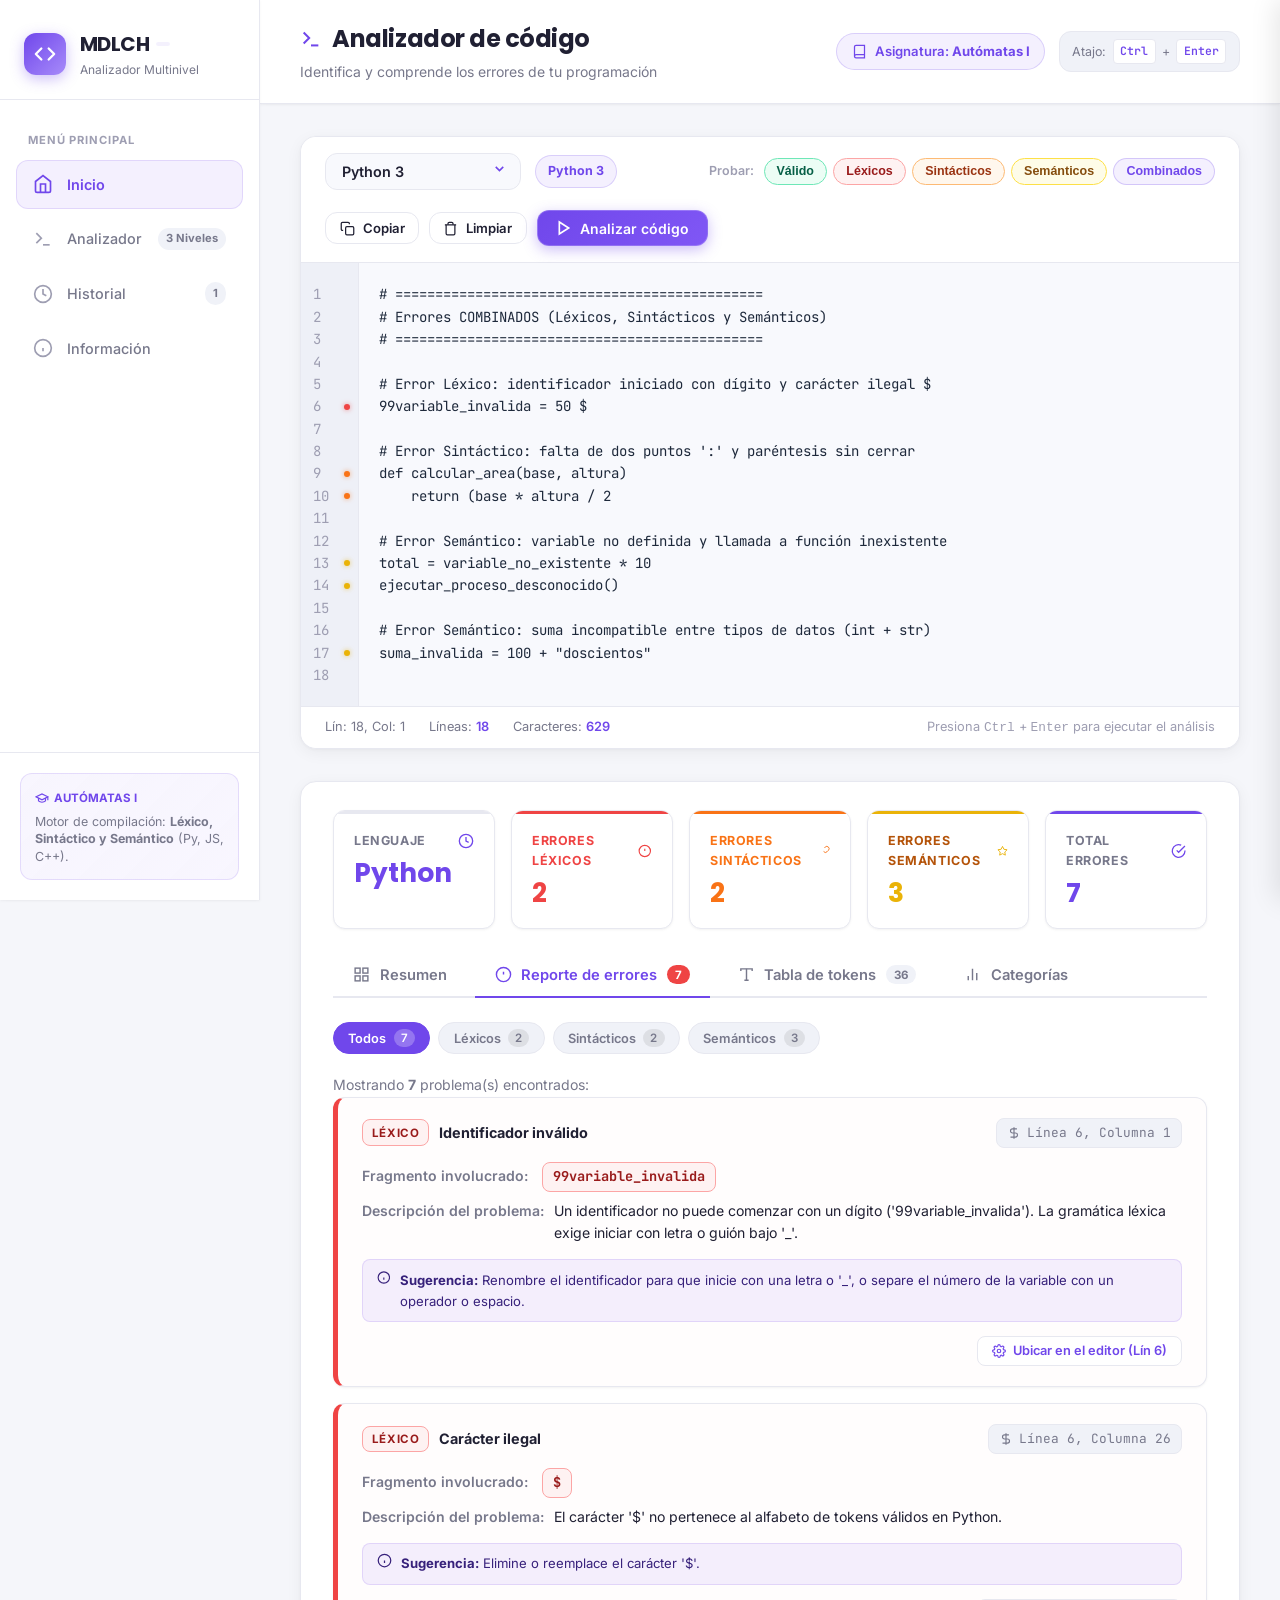
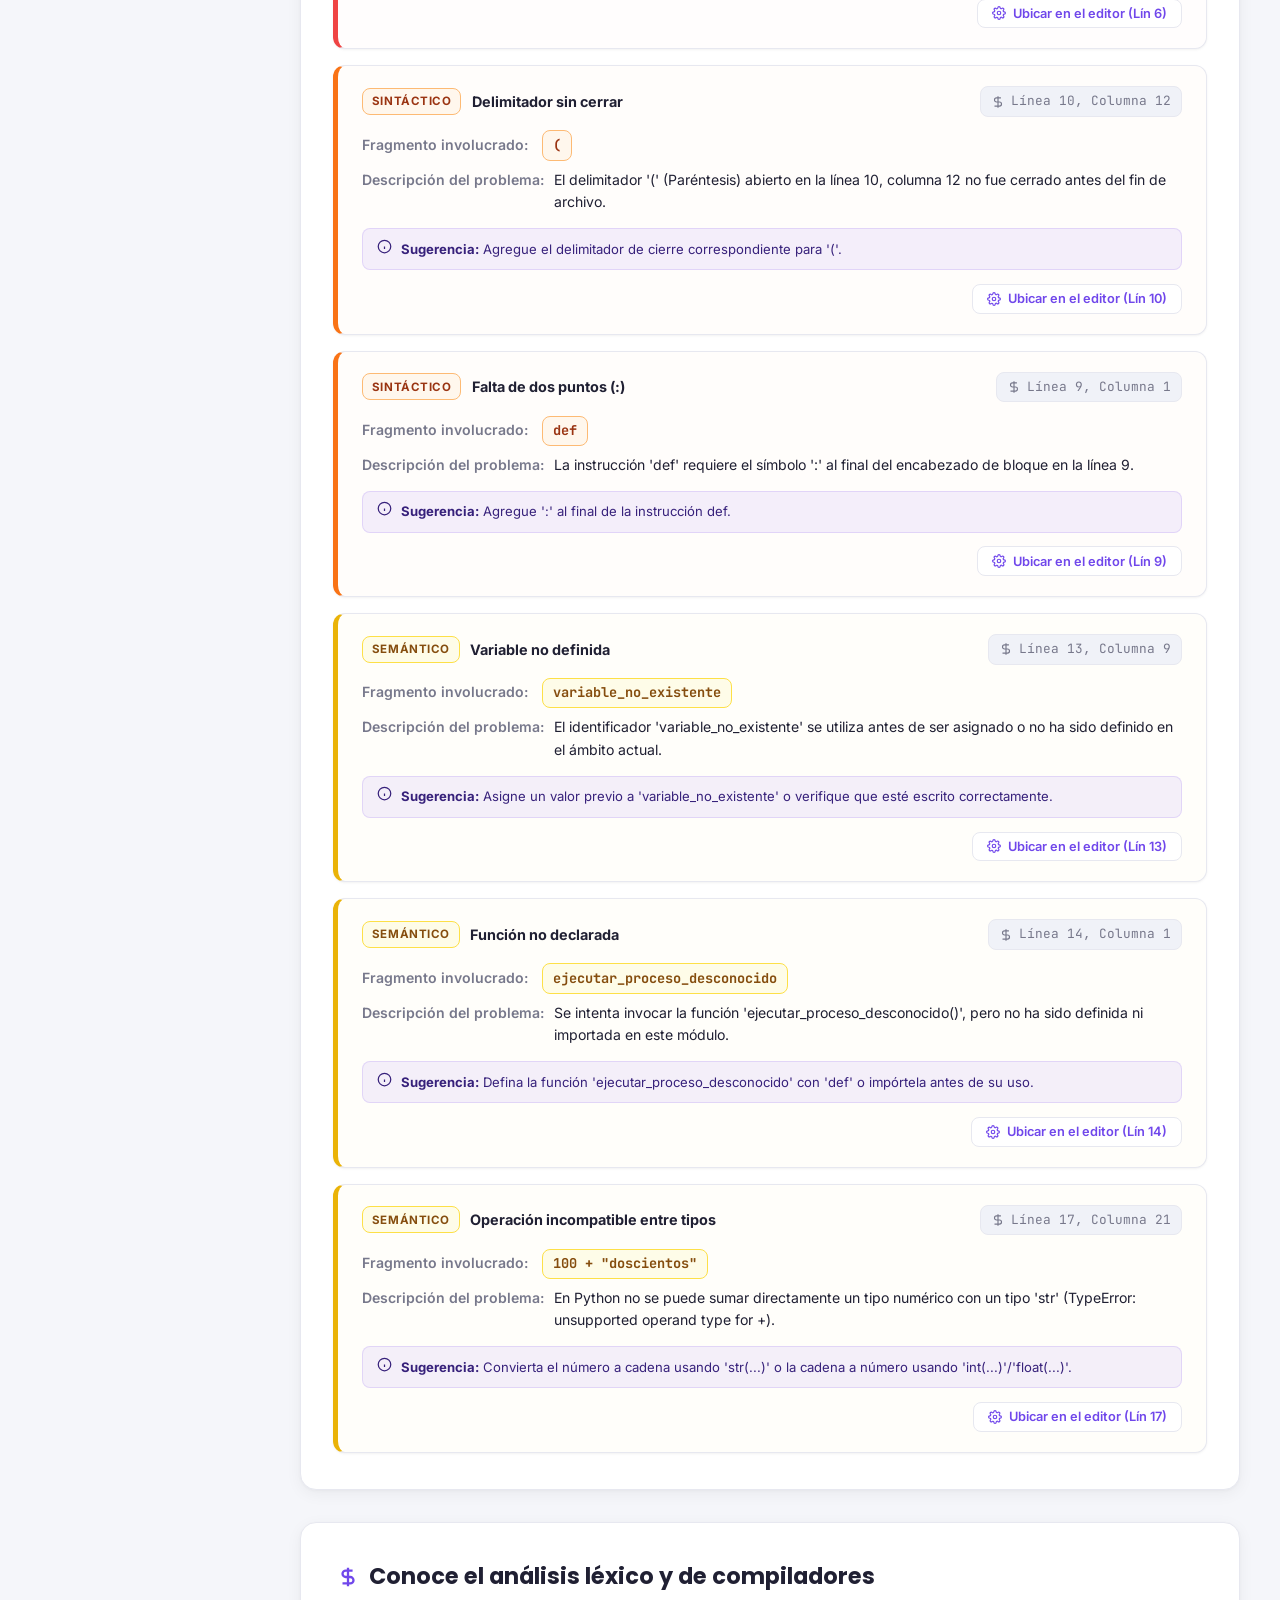
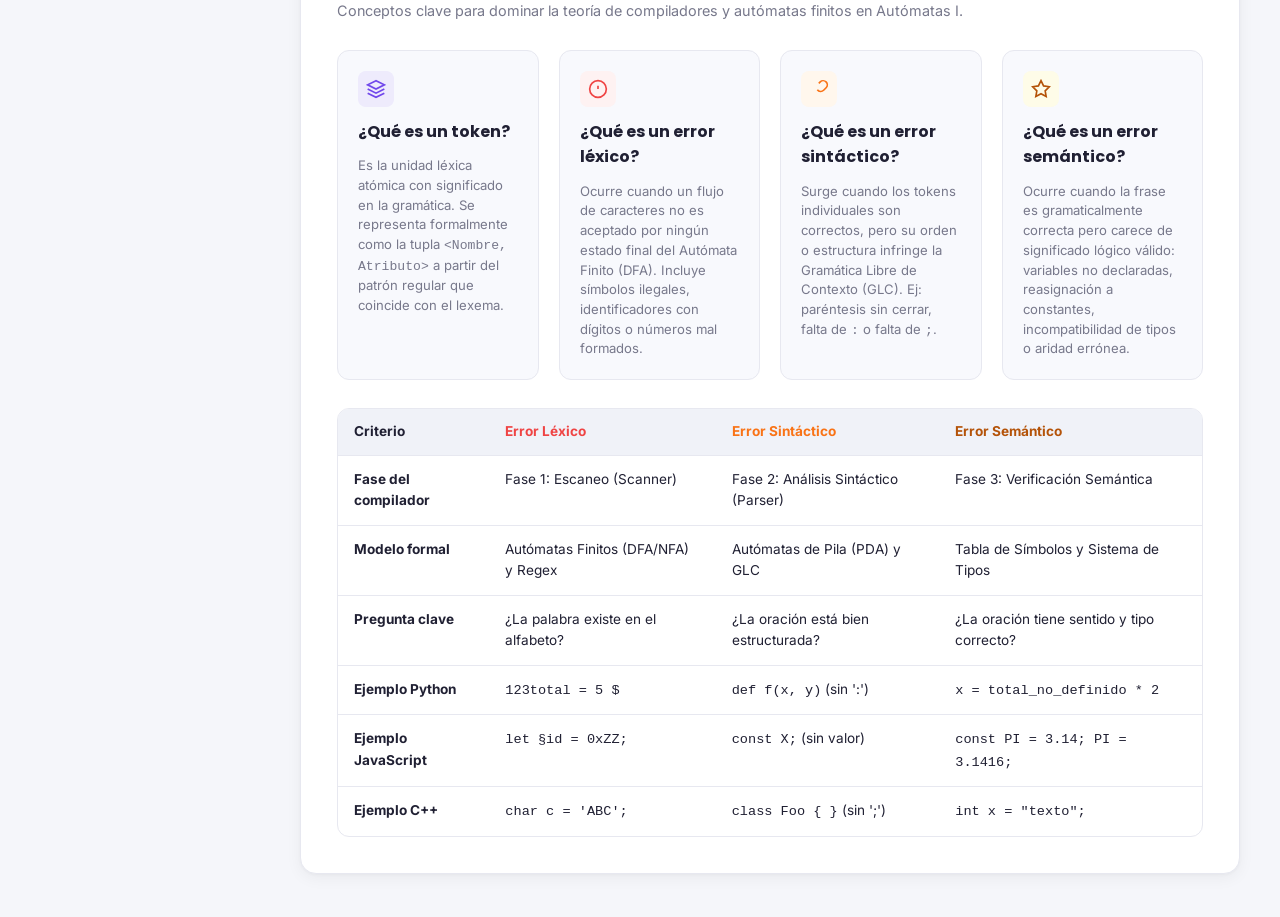
<file: index.html>
<!DOCTYPE html>
<html lang="es">
<head>
  <meta charset="UTF-8">
  <meta name="viewport" content="width=device-width, initial-scale=1.0">
  <title>Martin - Análizador de errores léxicos</title>
  <meta name="description" content="LexiCode Studio: Entorno profesional para el análisis y diagnóstico de errores léxicos, sintácticos y semánticos en Python, JavaScript y C++.">

  <!-- Tipografías de Google Fonts: Poppins para títulos, Inter para UI y JetBrains Mono para código -->
  <link rel="preconnect" href="https://fonts.googleapis.com">
  <link rel="preconnect" href="https://fonts.gstatic.com" crossorigin>
  <link href="https://fonts.googleapis.com/css2?family=Inter:wght@400;500;600;700&family=Poppins:wght@500;600;700&family=JetBrains+Mono:wght@400;500;600;700&display=swap" rel="stylesheet">

  <!-- Hoja de estilos del tema Light Premium Developer Studio -->
  <link rel="stylesheet" href="css/style.css">
</head>
<body id="app">

  <div class="studio-layout">

    <!-- ==========================================
         A. BARRA LATERAL IZQUIERDA (SIDEBAR)
         ========================================== -->
    <aside class="studio-sidebar" aria-label="Navegación principal">
      <div class="sidebar-header">
        <div class="brand-icon-wrapper">
          <svg width="22" height="22" viewBox="0 0 24 24" fill="none" stroke="currentColor" stroke-width="2.5" stroke-linecap="round" stroke-linejoin="round">
            <polyline points="16 18 22 12 16 6"></polyline>
            <polyline points="8 6 2 12 8 18"></polyline>
          </svg>
        </div>
        <div class="brand-title-group">
          <div class="brand-name">
            MDLCH
            <span class="brand-badge"></span>
          </div>
          <span class="brand-sub">Analizador Multinivel</span>
        </div>
      </div>

      <!-- Menú vertical minimalista con iconos -->
      <nav class="sidebar-nav">
        <span class="nav-section-title">Menú Principal</span>

        <a class="nav-item active" id="navHome" href="#app" title="Ir al inicio">
          <svg class="nav-icon" width="20" height="20" viewBox="0 0 24 24" fill="none" stroke="currentColor" stroke-width="2">
            <path d="M3 9l9-7 9 7v11a2 2 0 0 1-2 2H5a2 2 0 0 1-2-2z"></path>
            <polyline points="9 22 9 12 15 12 15 22"></polyline>
          </svg>
          <span>Inicio</span>
        </a>

        <a class="nav-item" id="navEditor" href="#codeEditorSection" title="Ir al editor de código">
          <svg class="nav-icon" width="20" height="20" viewBox="0 0 24 24" fill="none" stroke="currentColor" stroke-width="2">
            <polyline points="4 17 10 11 4 5"></polyline>
            <line x1="12" y1="19" x2="20" y2="19"></line>
          </svg>
          <span>Analizador</span>
          <span class="nav-badge-pill">3 Niveles</span>
        </a>

        <a class="nav-item" id="navHistory" title="Ver historial de análisis de la sesión">
          <svg class="nav-icon" width="20" height="20" viewBox="0 0 24 24" fill="none" stroke="currentColor" stroke-width="2">
            <circle cx="12" cy="12" r="10"></circle>
            <polyline points="12 6 12 12 16 14"></polyline>
          </svg>
          <span>Historial</span>
          <span class="nav-badge-pill" id="historyCounterBadge">0</span>
        </a>

        <a class="nav-item" id="navInfo" href="#infoSection" title="Conoce el análisis léxico y compiladores">
          <svg class="nav-icon" width="20" height="20" viewBox="0 0 24 24" fill="none" stroke="currentColor" stroke-width="2">
            <circle cx="12" cy="12" r="10"></circle>
            <line x1="12" y1="16" x2="12" y2="12"></line>
            <line x1="12" y1="8" x2="12.01" y2="8"></line>
          </svg>
          <span>Información</span>
        </a>
      </nav>

      <!-- Pie de sidebar -->
      <div class="sidebar-footer">
        <div class="sidebar-info-card">
          <span class="info-course-tag">
            <svg width="14" height="14" viewBox="0 0 24 24" fill="none" stroke="currentColor" stroke-width="2">
              <path d="M22 10v6M2 10l10-5 10 5-10 5z"></path>
              <path d="M6 12v5c3 3 9 3 12 0v-5"></path>
            </svg>
            Autómatas I
          </span>
          <p class="info-course-desc">
            Motor de compilación: <strong>Léxico, Sintáctico y Semántico</strong> (Py, JS, C++).
          </p>
        </div>
      </div>
    </aside>

    <!-- ==========================================
         B. ENCABEZADO SUPERIOR Y ÁREA PRINCIPAL
         ========================================== -->
    <div class="studio-main">

      <!-- Encabezado superior -->
      <header class="studio-topbar">
        <div class="topbar-titles">
          <h1 class="topbar-title">
            <svg width="22" height="22" viewBox="0 0 24 24" fill="none" stroke="currentColor" stroke-width="2.2" color="#7047EB">
              <polyline points="4 17 10 11 4 5"></polyline>
              <line x1="12" y1="19" x2="20" y2="19"></line>
            </svg>
            Analizador de código
          </h1>
          <p class="topbar-subtitle">Identifica y comprende los errores de tu programación</p>
        </div>

        <div class="topbar-meta">
          <div class="course-chip">
            <svg width="15" height="15" viewBox="0 0 24 24" fill="none" stroke="currentColor" stroke-width="2">
              <path d="M4 19.5A2.5 2.5 0 0 1 6.5 17H20"></path>
              <path d="M6.5 2H20v20H6.5A2.5 2.5 0 0 1 4 19.5v-15A2.5 2.5 0 0 1 6.5 2z"></path>
            </svg>
            <span>Asignatura: <strong>Autómatas I</strong></span>
          </div>

          <div class="shortcut-chip" title="Atajo para analizar">
            <span>Atajo:</span>
            <kbd>Ctrl</kbd> + <kbd>Enter</kbd>
          </div>
        </div>
      </header>

      <!-- Contenido principal del estudio -->
      <main class="studio-content">

        <!-- ==========================================
             C. ÁREA PRINCIPAL: EDITOR DE CÓDIGO
             ========================================== -->
        <section class="editor-studio-card" id="codeEditorSection" aria-label="Editor de código fuente">

          <!-- Barra de controles superior del editor -->
          <div class="editor-controls-header">
            <div class="editor-lang-group">
              <div class="lang-select-wrapper">
                <select id="languageSelect" class="custom-select" aria-label="Selector de lenguaje">
                  <option value="python" selected>Python 3</option>
                  <option value="javascript">JavaScript (ES2024)</option>
                  <option value="cpp">C++ (C++20)</option>
                </select>
                <div class="select-arrow-icon">
                  <svg width="15" height="15" viewBox="0 0 24 24" fill="none" stroke="currentColor" stroke-width="2.5">
                    <polyline points="6 9 12 15 18 9"></polyline>
                  </svg>
                </div>
              </div>

              <!-- Badge con el nombre del lenguaje seleccionado -->
              <span id="currentLangBadge" class="current-lang-pill">Python 3</span>
            </div>

            <!-- Botones de presets por nivel -->
            <div class="editor-presets-group">
              <span class="preset-caption">Probar:</span>
              <button type="button" id="loadValidBtn" class="btn-preset btn-preset-valid" title="Código válido sin errores">
                Válido
              </button>
              <button type="button" id="loadLexicalBtn" class="btn-preset btn-preset-lexical" title="Errores de caracteres y tokens (Rojo)">
                Léxicos
              </button>
              <button type="button" id="loadSyntacticBtn" class="btn-preset btn-preset-syntactic" title="Errores de gramática y delimitadores (Naranja)">
                Sintácticos
              </button>
              <button type="button" id="loadSemanticBtn" class="btn-preset btn-preset-semantic" title="Errores de ámbitos, aridad y tipos (Amarillo)">
                Semánticos
              </button>
              <button type="button" id="loadAllBtn" class="btn-preset btn-preset-all" title="Errores combinados en todos los niveles">
                Combinados
              </button>
            </div>

            <!-- Botones principales de acción -->
            <div class="editor-actions-group">
              <button type="button" id="copyBtn" class="btn btn-secondary-light btn-sm" title="Copiar código al portapapeles">
                <svg width="15" height="15" viewBox="0 0 24 24" fill="none" stroke="currentColor" stroke-width="2">
                  <rect x="9" y="9" width="13" height="13" rx="2" ry="2"></rect>
                  <path d="M5 15H4a2 2 0 0 1-2-2V4a2 2 0 0 1 2-2h9a2 2 0 0 1 2 2v1"></path>
                </svg>
                Copiar
              </button>

              <button type="button" id="clearBtn" class="btn btn-secondary-light btn-sm" title="Limpiar contenido del editor">
                <svg width="15" height="15" viewBox="0 0 24 24" fill="none" stroke="currentColor" stroke-width="2">
                  <polyline points="3 6 5 6 21 6"></polyline>
                  <path d="M19 6v14a2 2 0 0 1-2 2H7a2 2 0 0 1-2-2V6m3 0V4a2 2 0 0 1 2-2h4a2 2 0 0 1 2 2v2"></path>
                </svg>
                Limpiar
              </button>

              <button type="button" id="analyzeBtn" class="btn btn-primary-purple" title="Analizar código fuente (Ctrl + Enter)">
                <svg width="16" height="16" viewBox="0 0 24 24" fill="none" stroke="currentColor" stroke-width="2.5">
                  <polygon points="5 3 19 12 5 21 5 3"></polygon>
                </svg>
                Analizar código
              </button>
            </div>
          </div>

          <!-- Cuerpo editable con números de línea y textarea -->
          <div class="editor-workspace-container" id="editorContainer">
            <div id="lineNumbers" class="line-numbers" aria-hidden="true">
              <div>1</div>
            </div>
            <textarea
              id="codeEditor"
              class="code-textarea"
              placeholder="Escribe o pega aquí tu código en Python, JavaScript o C++ para analizar errores léxicos, sintácticos y semánticos..."
              spellcheck="false"
              autocomplete="off"
              autocorrect="off"
              autocapitalize="off"></textarea>
          </div>

          <!-- Barra de estado inferior del editor -->
          <div class="editor-statusbar">
            <div class="statusbar-info">
              <span id="cursorPosition">Lín: 1, Col: 1</span>
              <span>Líneas: <strong id="lineCount">1</strong></span>
              <span>Caracteres: <strong id="charCount">0</strong></span>
            </div>
            <div class="statusbar-hint">
              Presiona <kbd>Ctrl</kbd> + <kbd>Enter</kbd> para ejecutar el análisis
            </div>
          </div>
        </section>

        <!-- ==========================================
             D. PANEL DE RESULTADOS (ANCHO COMPLETO DEBAJO)
             ========================================== -->
        <section class="results-studio-card" id="resultsCard" aria-label="Resultados del análisis">

          <!-- Estado inicial de espera -->
          <div id="resultsPlaceholder" class="results-placeholder">
            <div class="placeholder-icon-circle">
              <svg width="32" height="32" viewBox="0 0 24 24" fill="none" stroke="currentColor" stroke-width="2">
                <circle cx="11" cy="11" r="8"></circle>
                <line x1="21" y1="21" x2="16.65" y2="16.65"></line>
                <line x1="11" y1="8" x2="11" y2="14"></line>
                <line x1="8" y1="11" x2="14" y2="11"></line>
              </svg>
            </div>
            <h3>Listo para analizar tu código</h3>
            <p>Escribe tu código en el editor superior o selecciona uno de los ejemplos predefinidos y presiona <strong>"Analizar código"</strong> para examinar errores en tiempo real.</p>
          </div>

          <!-- Contenido activo tras el análisis -->
          <div id="resultsSection" class="results-content hidden">

            <!-- Tarjetas independientes de métricas -->
            <div class="metrics-row">
              <div class="metric-card">
                <div class="metric-header">
                  <span class="metric-label">Lenguaje</span>
                  <svg class="metric-icon-small" viewBox="0 0 24 24" fill="none" stroke="#7047EB" stroke-width="2"><circle cx="12" cy="12" r="10"></circle><polyline points="12 6 12 12 16 14"></polyline></svg>
                </div>
                <div id="analyzedLang" class="metric-value text-purple">-</div>
              </div>

              <div class="metric-card card-lexical">
                <div class="metric-header">
                  <span class="metric-label" style="color: #EF4444;">Errores Léxicos</span>
                  <svg class="metric-icon-small" viewBox="0 0 24 24" fill="none" stroke="#EF4444" stroke-width="2"><circle cx="12" cy="12" r="10"></circle><line x1="12" y1="8" x2="12" y2="12"></line></svg>
                </div>
                <div id="countLexicalErrors" class="metric-value text-lexical">0</div>
              </div>

              <div class="metric-card card-syntactic">
                <div class="metric-header">
                  <span class="metric-label" style="color: #F97316;">Errores Sintácticos</span>
                  <svg class="metric-icon-small" viewBox="0 0 24 24" fill="none" stroke="#F97316" stroke-width="2"><path d="M10 13a5 5 0 0 0 7.54.54l3-3a5 5 0 0 0-7.07-7.07l-1.72 1.71"></path></svg>
                </div>
                <div id="countSyntacticErrors" class="metric-value text-syntactic">0</div>
              </div>

              <div class="metric-card card-semantic">
                <div class="metric-header">
                  <span class="metric-label" style="color: #B45309;">Errores Semánticos</span>
                  <svg class="metric-icon-small" viewBox="0 0 24 24" fill="none" stroke="#EAB308" stroke-width="2"><polygon points="12 2 15.09 8.26 22 9.27 17 14.14 18.18 21.02 12 17.77 5.82 21.02 7 14.14 2 9.27 8.91 8.26 12 2"></polygon></svg>
                </div>
                <div id="countSemanticErrors" class="metric-value text-semantic">0</div>
              </div>

              <div class="metric-card card-total">
                <div class="metric-header">
                  <span class="metric-label">Total Errores</span>
                  <svg class="metric-icon-small" viewBox="0 0 24 24" fill="none" stroke="#7047EB" stroke-width="2"><path d="M22 11.08V12a10 10 0 1 1-5.93-9.14"></path><polyline points="22 4 12 14.01 9 11.01"></polyline></svg>
                </div>
                <div id="totalErrors" class="metric-value text-purple">0</div>
              </div>
            </div>

            <!-- Pestañas de resultados (Resumen, Reporte de errores, Tabla de tokens, Categorías) -->
            <div class="results-tabs-wrapper" role="tablist">
              <button type="button" id="tabSummaryBtn" class="tab-btn active" role="tab">
                <svg width="17" height="17" viewBox="0 0 24 24" fill="none" stroke="currentColor" stroke-width="2">
                  <rect x="3" y="3" width="7" height="7"></rect>
                  <rect x="14" y="3" width="7" height="7"></rect>
                  <rect x="14" y="14" width="7" height="7"></rect>
                  <rect x="3" y="14" width="7" height="7"></rect>
                </svg>
                Resumen
              </button>

              <button type="button" id="tabErrorsBtn" class="tab-btn" role="tab">
                <svg width="17" height="17" viewBox="0 0 24 24" fill="none" stroke="currentColor" stroke-width="2">
                  <circle cx="12" cy="12" r="10"></circle>
                  <line x1="12" y1="8" x2="12" y2="12"></line>
                  <line x1="12" y1="16" x2="12.01" y2="16"></line>
                </svg>
                Reporte de errores
                <span id="errorCountBadge" class="tab-badge badge-error">0</span>
              </button>

              <button type="button" id="tabTokensBtn" class="tab-btn" role="tab">
                <svg width="17" height="17" viewBox="0 0 24 24" fill="none" stroke="currentColor" stroke-width="2">
                  <polyline points="4 7 4 4 20 4 20 7"></polyline>
                  <line x1="9" y1="20" x2="15" y2="20"></line>
                  <line x1="12" y1="4" x2="12" y2="20"></line>
                </svg>
                Tabla de tokens
                <span id="tokenCountBadge" class="tab-badge badge-neutral">0</span>
              </button>

              <button type="button" id="tabStatsBtn" class="tab-btn" role="tab">
                <svg width="17" height="17" viewBox="0 0 24 24" fill="none" stroke="currentColor" stroke-width="2">
                  <line x1="18" y1="20" x2="18" y2="10"></line>
                  <line x1="12" y1="20" x2="12" y2="4"></line>
                  <line x1="6" y1="20" x2="6" y2="14"></line>
                </svg>
                Categorías
              </button>
            </div>

            <!-- PANE 1: RESUMEN -->
            <div id="tabSummaryPane" class="tab-pane" role="tabpanel">
              <!-- Banner de estado general -->
              <div id="statusBanner" class="status-banner status-banner-success">
                <div id="statusIcon" class="status-icon">
                  <svg width="28" height="28" viewBox="0 0 24 24" fill="none" stroke="currentColor" stroke-width="2">
                    <path d="M22 11.08V12a10 10 0 1 1-5.93-9.14"></path>
                    <polyline points="22 4 12 14.01 9 11.01"></polyline>
                  </svg>
                </div>
                <div class="status-text">
                  <h4 id="statusTitle">Estado del análisis</h4>
                  <p id="statusDesc">Descripción del resultado del análisis.</p>
                </div>
              </div>

              <!-- Tarjeta de tiempo de ejecución y motor -->
              <div class="sidebar-info-card" style="background: #FFFFFF; border: 1px solid var(--border-color); padding: 1.25rem;">
                <div style="display: flex; justify-content: space-between; align-items: center; flex-wrap: wrap; gap: 1rem;">
                  <div>
                    <strong style="color: var(--text-main); font-size: 0.95rem;">Rendimiento del motor:</strong>
                    <p style="color: var(--text-secondary); font-size: 0.85rem; margin-top: 0.2rem;">
                      Análisis léxico, validación sintáctica y verificación semántica completadas con éxito.
                    </p>
                  </div>
                  <div style="font-family: var(--font-code); font-size: 0.9rem; background: var(--bg-surface); padding: 0.4rem 0.8rem; border-radius: var(--radius-sm); border: 1px solid var(--border-color);">
                    Tiempo: <strong id="executionTime" style="color: var(--primary-purple);">0 ms</strong>
                  </div>
                </div>
              </div>
            </div>

            <!-- PANE 2: REPORTE DE ERRORES -->
            <div id="tabErrorsPane" class="tab-pane hidden" role="tabpanel">
              <div class="errors-toolbar">
                <div class="errors-filter-pills">
                  <button type="button" id="filterPillAll" class="filter-pill active" data-filter="all">
                    Todos <span id="pillCountAll" class="pill-count">0</span>
                  </button>
                  <button type="button" id="filterPillLexical" class="filter-pill pill-lexical" data-filter="lexical">
                    Léxicos <span id="pillCountLexical" class="pill-count">0</span>
                  </button>
                  <button type="button" id="filterPillSyntactic" class="filter-pill pill-syntactic" data-filter="syntactic">
                    Sintácticos <span id="pillCountSyntactic" class="pill-count">0</span>
                  </button>
                  <button type="button" id="filterPillSemantic" class="filter-pill pill-semantic" data-filter="semantic">
                    Semánticos <span id="pillCountSemantic" class="pill-count">0</span>
                  </button>
                </div>
              </div>

              <div id="errorsContainer">
                <!-- Lista dinámica de tarjetas de error por nivel -->
              </div>
            </div>

            <!-- PANE 3: TABLA DE TOKENS -->
            <div id="tabTokensPane" class="tab-pane hidden" role="tabpanel">
              <div class="tokens-toolbar">
                <div class="tokens-filter-group">
                  <div class="search-input-wrapper">
                    <svg class="search-icon" width="15" height="15" viewBox="0 0 24 24" fill="none" stroke="currentColor" stroke-width="2">
                      <circle cx="11" cy="11" r="8"></circle>
                      <line x1="21" y1="21" x2="16.65" y2="16.65"></line>
                    </svg>
                    <input type="text" id="tokenSearchInput" class="search-input" placeholder="Buscar por lexema o tipo...">
                  </div>

                  <select id="categoryFilter" class="filter-select">
                    <option value="all">Todas las categorías</option>
                    <option value="keyword">Palabras reservadas</option>
                    <option value="identifier">Identificadores</option>
                    <option value="operator">Operadores</option>
                    <option value="literal">Literales</option>
                    <option value="delimiter">Delimitadores</option>
                    <option value="comment">Comentarios</option>
                    <option value="preprocessor">Preprocesador</option>
                  </select>
                </div>

                <div class="tokens-export-group">
                  <button type="button" id="exportCsvBtn" class="btn btn-secondary-light btn-sm" title="Descargar lista de tokens en formato CSV">
                    <svg width="14" height="14" viewBox="0 0 24 24" fill="none" stroke="currentColor" stroke-width="2">
                      <path d="M21 15v4a2 2 0 0 1-2 2H5a2 2 0 0 1-2-2v-4"></path>
                      <polyline points="7 10 12 15 17 10"></polyline>
                      <line x1="12" y1="15" x2="12" y2="3"></line>
                    </svg>
                    CSV
                  </button>

                  <button type="button" id="exportJsonBtn" class="btn btn-secondary-light btn-sm" title="Descargar reporte completo en JSON">
                    <svg width="14" height="14" viewBox="0 0 24 24" fill="none" stroke="currentColor" stroke-width="2">
                      <path d="M21 15v4a2 2 0 0 1-2 2H5a2 2 0 0 1-2-2v-4"></path>
                      <polyline points="7 10 12 15 17 10"></polyline>
                      <line x1="12" y1="15" x2="12" y2="3"></line>
                    </svg>
                    JSON
                  </button>
                </div>
              </div>

              <div class="tokens-table-wrapper">
                <table class="tokens-table">
                  <thead>
                    <tr>
                      <th>#</th>
                      <th>Elemento (Lexema)</th>
                      <th>Tipo de Token</th>
                      <th>Línea</th>
                      <th>Columna</th>
                    </tr>
                  </thead>
                  <tbody id="tokensTableBody">
                    <!-- Filas dinámicas de tokens -->
                  </tbody>
                </table>
              </div>
            </div>

            <!-- PANE 4: CATEGORÍAS -->
            <div id="tabStatsPane" class="tab-pane hidden" role="tabpanel">
              <div class="stats-breakdown-card">
                <div class="stat-category-item">
                  <span class="stat-cat-label">Palabras reservadas</span>
                  <span id="countKeywords" class="stat-cat-count">0</span>
                </div>
                <div class="stat-category-item">
                  <span class="stat-cat-label">Identificadores</span>
                  <span id="countIdentifiers" class="stat-cat-count">0</span>
                </div>
                <div class="stat-category-item">
                  <span class="stat-cat-label">Operadores</span>
                  <span id="countOperators" class="stat-cat-count">0</span>
                </div>
                <div class="stat-category-item">
                  <span class="stat-cat-label">Literales numéricos y cadenas</span>
                  <span id="countLiterals" class="stat-cat-count">0</span>
                </div>
                <div class="stat-category-item">
                  <span class="stat-cat-label">Delimitadores y puntuación</span>
                  <span id="countDelimiters" class="stat-cat-count">0</span>
                </div>
              </div>
            </div>

          </div>
        </section>

        <!-- ==========================================
             4. APARTADO INFORMATIVO: "CONOCE EL ANÁLISIS LÉXICO"
             ========================================== -->
        <section class="info-studio-section" id="infoSection" aria-label="Información conceptual">
          <div class="info-section-title-group">
            <h2 class="info-section-title">
              <svg width="22" height="22" viewBox="0 0 24 24" fill="none" stroke="#7047EB" stroke-width="2.5">
                <path d="M12 2v20M17 5H9.5a3.5 3.5 0 0 0 0 7h5a3.5 3.5 0 0 1 0 7H6"></path>
              </svg>
              Conoce el análisis léxico y de compiladores
            </h2>
            <p class="info-section-subtitle">
              Conceptos clave para dominar la teoría de compiladores y autómatas finitos en Autómatas I.
            </p>
          </div>

          <!-- Cuatro tarjetas pequeñas educativas -->
          <div class="edu-cards-grid">
            <!-- Tarjeta 1: ¿Qué es un token? -->
            <div class="edu-card edu-card-purple">
              <div class="edu-card-icon">
                <svg width="20" height="20" viewBox="0 0 24 24" fill="none" stroke="currentColor" stroke-width="2">
                  <polygon points="12 2 2 7 12 12 22 7 12 2"></polygon>
                  <polyline points="2 17 12 22 22 17"></polyline>
                  <polyline points="2 12 12 17 22 12"></polyline>
                </svg>
              </div>
              <h3 class="edu-card-title">¿Qué es un token?</h3>
              <p class="edu-card-desc">
                Es la unidad léxica atómica con significado en la gramática. Se representa formalmente como la tupla <code>&lt;Nombre, Atributo&gt;</code> a partir del patrón regular que coincide con el lexema.
              </p>
            </div>

            <!-- Tarjeta 2: ¿Qué es un error léxico? -->
            <div class="edu-card edu-card-red">
              <div class="edu-card-icon">
                <svg width="20" height="20" viewBox="0 0 24 24" fill="none" stroke="currentColor" stroke-width="2">
                  <circle cx="12" cy="12" r="10"></circle>
                  <line x1="12" y1="8" x2="12" y2="12"></line>
                  <line x1="12" y1="16" x2="12.01" y2="16"></line>
                </svg>
              </div>
              <h3 class="edu-card-title">¿Qué es un error léxico?</h3>
              <p class="edu-card-desc">
                Ocurre cuando un flujo de caracteres no es aceptado por ningún estado final del Autómata Finito (DFA). Incluye símbolos ilegales, identificadores con dígitos o números mal formados.
              </p>
            </div>

            <!-- Tarjeta 3: ¿Qué es un error sintáctico? -->
            <div class="edu-card edu-card-orange">
              <div class="edu-card-icon">
                <svg width="20" height="20" viewBox="0 0 24 24" fill="none" stroke="currentColor" stroke-width="2">
                  <path d="M10 13a5 5 0 0 0 7.54.54l3-3a5 5 0 0 0-7.07-7.07l-1.72 1.71"></path>
                </svg>
              </div>
              <h3 class="edu-card-title">¿Qué es un error sintáctico?</h3>
              <p class="edu-card-desc">
                Surge cuando los tokens individuales son correctos, pero su orden o estructura infringe la Gramática Libre de Contexto (GLC). Ej: paréntesis sin cerrar, falta de <code>:</code> o falta de <code>;</code>.
              </p>
            </div>

            <!-- Tarjeta 4: ¿Qué es un error semántico? -->
            <div class="edu-card edu-card-yellow">
              <div class="edu-card-icon">
                <svg width="20" height="20" viewBox="0 0 24 24" fill="none" stroke="currentColor" stroke-width="2">
                  <polygon points="12 2 15.09 8.26 22 9.27 17 14.14 18.18 21.02 12 17.77 5.82 21.02 7 14.14 2 9.27 8.91 8.26 12 2"></polygon>
                </svg>
              </div>
              <h3 class="edu-card-title">¿Qué es un error semántico?</h3>
              <p class="edu-card-desc">
                Ocurre cuando la frase es gramaticalmente correcta pero carece de significado lógico válido: variables no declaradas, reasignación a constantes, incompatibilidad de tipos o aridad errónea.
              </p>
            </div>
          </div>

          <!-- Cuadro comparativo tridimensional -->
          <div class="comparison-table-wrapper">
            <table class="comparison-table">
              <thead>
                <tr>
                  <th>Criterio</th>
                  <th style="color: #EF4444;">Error Léxico</th>
                  <th style="color: #F97316;">Error Sintáctico</th>
                  <th style="color: #B45309;">Error Semántico</th>
                </tr>
              </thead>
              <tbody>
                <tr>
                  <td><strong>Fase del compilador</strong></td>
                  <td>Fase 1: Escaneo (Scanner)</td>
                  <td>Fase 2: Análisis Sintáctico (Parser)</td>
                  <td>Fase 3: Verificación Semántica</td>
                </tr>
                <tr>
                  <td><strong>Modelo formal</strong></td>
                  <td>Autómatas Finitos (DFA/NFA) y Regex</td>
                  <td>Autómatas de Pila (PDA) y GLC</td>
                  <td>Tabla de Símbolos y Sistema de Tipos</td>
                </tr>
                <tr>
                  <td><strong>Pregunta clave</strong></td>
                  <td>¿La palabra existe en el alfabeto?</td>
                  <td>¿La oración está bien estructurada?</td>
                  <td>¿La oración tiene sentido y tipo correcto?</td>
                </tr>
                <tr>
                  <td><strong>Ejemplo Python</strong></td>
                  <td><code>123total = 5 $</code></td>
                  <td><code>def f(x, y)</code> (sin ':')</td>
                  <td><code>x = total_no_definido * 2</code></td>
                </tr>
                <tr>
                  <td><strong>Ejemplo JavaScript</strong></td>
                  <td><code>let §id = 0xZZ;</code></td>
                  <td><code>const X;</code> (sin valor)</td>
                  <td><code>const PI = 3.14; PI = 3.1416;</code></td>
                </tr>
                <tr>
                  <td><strong>Ejemplo C++</strong></td>
                  <td><code>char c = 'ABC';</code></td>
                  <td><code>class Foo { }</code> (sin ';')</td>
                  <td><code>int x = "texto";</code></td>
                </tr>
              </tbody>
            </table>
          </div>
        </section>

      </main>
    </div>
  </div>

  <!-- Drawer / Modal de Historial -->
  <div class="drawer-backdrop" id="historyBackdrop"></div>
  <aside class="history-drawer" id="historyDrawer" aria-label="Historial de análisis">
    <div class="history-drawer-header">
      <div class="history-drawer-title">
        <svg width="20" height="20" viewBox="0 0 24 24" fill="none" stroke="#7047EB" stroke-width="2">
          <circle cx="12" cy="12" r="10"></circle>
          <polyline points="12 6 12 12 16 14"></polyline>
        </svg>
        Historial de análisis
      </div>
      <button type="button" class="btn-close-drawer" id="btnCloseHistory" title="Cerrar historial">✕</button>
    </div>
    <div class="history-list" id="historyList">
      <p style="color: var(--text-muted); font-size: 0.85rem; text-align: center; padding: 2rem 1rem;">
        No hay análisis previos registrados en esta sesión.
      </p>
    </div>
  </aside>

  <!-- Contenedor de notificaciones flotantes (Toast) -->
  <div class="toast-container" id="toastContainer"></div>

  <!-- Scripts modulares del analizador multinivel -->
  <script src="js/lexer-base.js"></script>
  <script src="js/lexers/python-lexer.js"></script>
  <script src="js/lexers/javascript-lexer.js"></script>
  <script src="js/lexers/cpp-lexer.js"></script>
  <script src="js/analyzers/python-analyzer.js"></script>
  <script src="js/analyzers/javascript-analyzer.js"></script>
  <script src="js/analyzers/cpp-analyzer.js"></script>
  <script src="js/sample-codes.js"></script>
  <script src="js/app.js"></script>
</body>
</html>
</file>
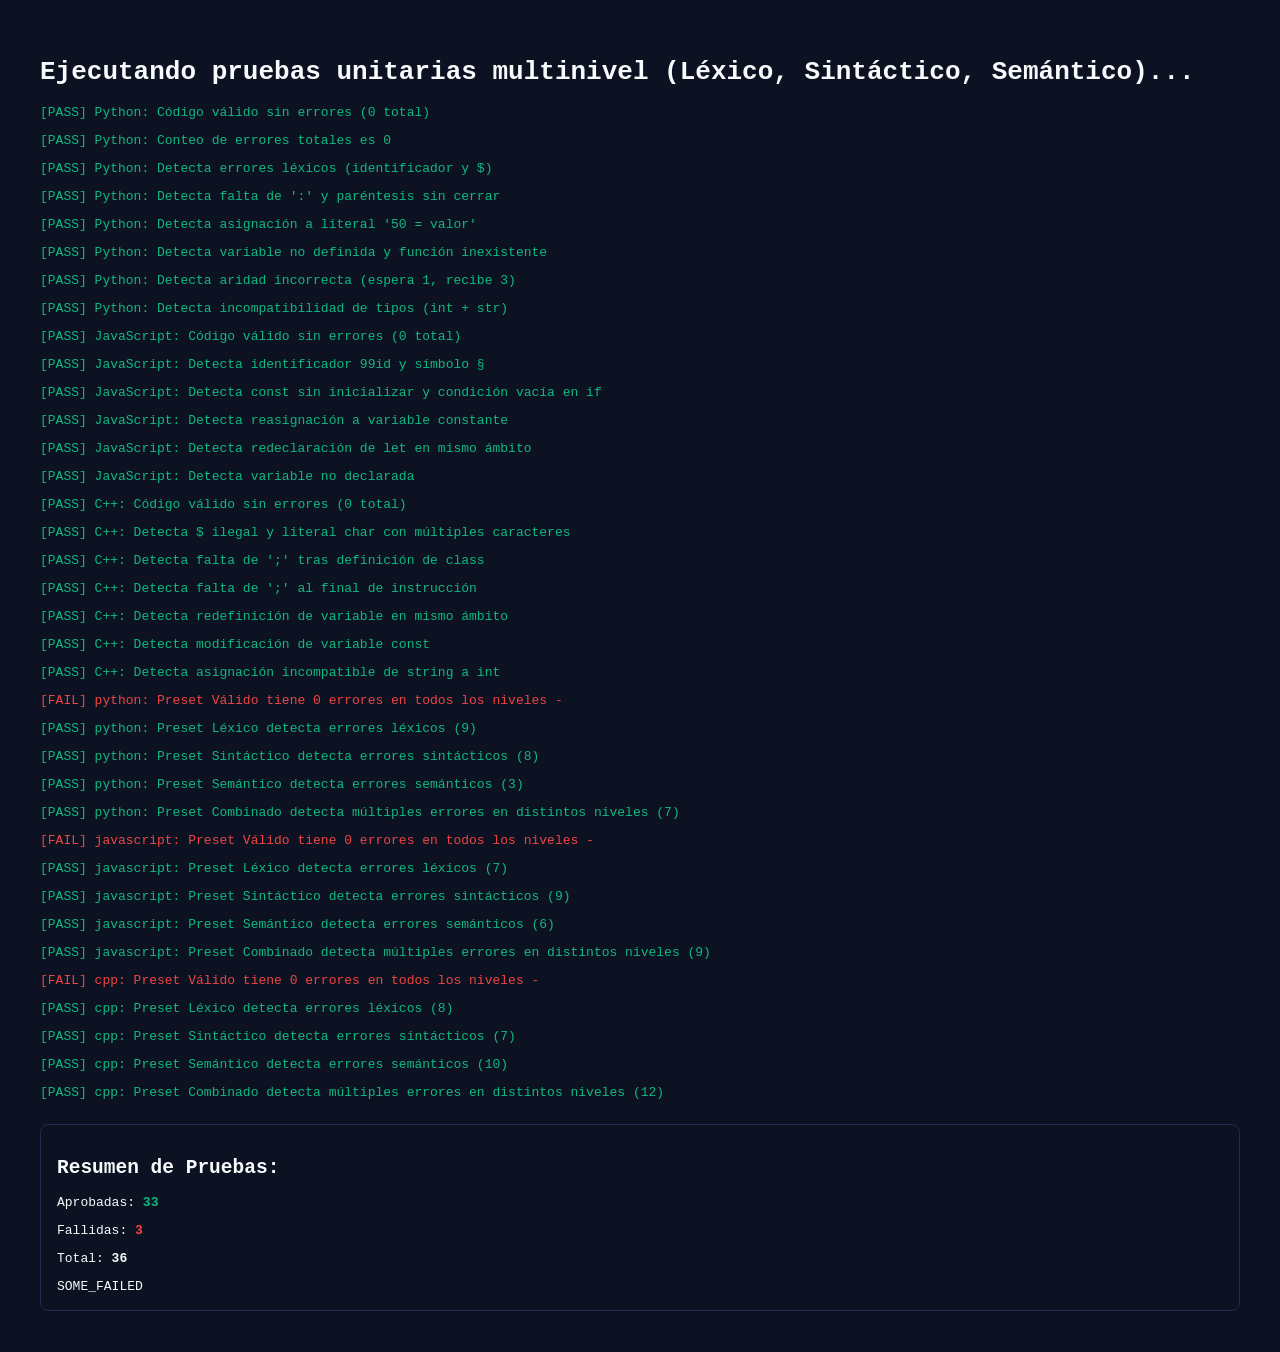
<file: test/test-runner.html>
<!DOCTYPE html>
<html lang="es">
<head>
  <meta charset="UTF-8">
  <title>Pruebas Unitarias Multinivel - Analizador de Errores (Autómatas I)</title>
  <style>
    body { font-family: monospace; padding: 2rem; background: #0c1222; color: #f8fafc; }
    .pass { color: #10b981; }
    .fail { color: #ef4444; }
    .summary { margin-top: 1.5rem; padding: 1rem; border: 1px solid #1e2c4d; border-radius: 8px; }
  </style>
</head>
<body>
  <h1>Ejecutando pruebas unitarias multinivel (Léxico, Sintáctico, Semántico)...</h1>
  <div id="results"></div>

  <!-- Scripts del analizador -->
  <script src="../js/lexer-base.js"></script>
  <script src="../js/lexers/python-lexer.js"></script>
  <script src="../js/lexers/javascript-lexer.js"></script>
  <script src="../js/lexers/cpp-lexer.js"></script>
  <script src="../js/analyzers/python-analyzer.js"></script>
  <script src="../js/analyzers/javascript-analyzer.js"></script>
  <script src="../js/analyzers/cpp-analyzer.js"></script>
  <script src="../js/sample-codes.js"></script>

  <script>
    let passed = 0;
    let failed = 0;
    const logContainer = document.getElementById('results');

    function assert(condition, testName, details = '') {
      const p = document.createElement('p');
      if (condition) {
        passed++;
        p.className = 'pass';
        p.textContent = `[PASS] ${testName}`;
        console.log(`[PASS] ${testName}`);
      } else {
        failed++;
        p.className = 'fail';
        p.textContent = `[FAIL] ${testName} - ${details}`;
        console.error(`[FAIL] ${testName} - ${details}`);
      }
      logContainer.appendChild(p);
    }

    // ==========================================
    // 1. PRUEBAS MULTINIVEL EN PYTHON
    // ==========================================
    console.log("--- INICIANDO PRUEBAS DE PYTHON ---");
    {
      // Código válido
      const pyValid = new PythonAnalyzer("def suma(a, b):\n    return a + b\nx = suma(10, 20)\nprint(x)");
      const resV = pyValid.analyze();
      assert(resV.isValid, "Python: Código válido sin errores (0 total)");
      assert(resV.counts.total === 0, "Python: Conteo de errores totales es 0");

      // Error Léxico
      const pyLex = new PythonAnalyzer("123var = 50 $");
      const resLex = pyLex.analyze();
      assert(resLex.counts.lexical >= 2, "Python: Detecta errores léxicos (identificador y $)");

      // Error Sintáctico: falta ':' y paréntesis sin cerrar
      const pySyn = new PythonAnalyzer("def proceso(x, y)\n    total = (x + y");
      const resSyn = pySyn.analyze();
      assert(resSyn.counts.syntactic >= 2, "Python: Detecta falta de ':' y paréntesis sin cerrar");

      // Error Sintáctico: L-Value inválido
      const pySyn2 = new PythonAnalyzer("50 = valor");
      const resSyn2 = pySyn2.analyze();
      assert(resSyn2.counts.syntactic >= 1, "Python: Detecta asignación a literal '50 = valor'");

      // Error Semántico: variable no definida y llamada inexistente
      const pySem = new PythonAnalyzer("x = variable_inexistente * 2\notra_inexistente()");
      const resSem = pySem.analyze();
      assert(resSem.counts.semantic >= 2, "Python: Detecta variable no definida y función inexistente");

      // Error Semántico: aridad incorrecta
      const pyArity = new PythonAnalyzer("def duplicar(x):\n    return x * 2\nduplicar(1, 2, 3)");
      const resArity = pyArity.analyze();
      assert(resArity.counts.semantic >= 1, "Python: Detecta aridad incorrecta (espera 1, recibe 3)");

      // Error Semántico: int + str
      const pyType = new PythonAnalyzer("res = 10 + \"cinco\"");
      const resType = pyType.analyze();
      assert(resType.counts.semantic >= 1, "Python: Detecta incompatibilidad de tipos (int + str)");
    }

    // ==========================================
    // 2. PRUEBAS MULTINIVEL EN JAVASCRIPT
    // ==========================================
    console.log("--- INICIANDO PRUEBAS DE JAVASCRIPT ---");
    {
      // Código válido
      const jsValid = new JavaScriptAnalyzer("function suma(a, b) { return a + b; }\nconst res = suma(5, 10); console.log(res);");
      const resV = jsValid.analyze();
      assert(resV.isValid, "JavaScript: Código válido sin errores (0 total)");

      // Error Léxico
      const jsLex = new JavaScriptAnalyzer("let 99id = §ADMIN;");
      const resLex = jsLex.analyze();
      assert(resLex.counts.lexical >= 2, "JavaScript: Detecta identificador 99id y símbolo §");

      // Error Sintáctico: const sin inicializar y falta paréntesis
      const jsSyn = new JavaScriptAnalyzer("const VALOR;\nif () {\n  let x = 1;\n}");
      const resSyn = jsSyn.analyze();
      assert(resSyn.counts.syntactic >= 2, "JavaScript: Detecta const sin inicializar y condición vacía en if");

      // Error Semántico: reasignación a const
      const jsConst = new JavaScriptAnalyzer("const PI = 3.14;\nPI = 3.1416;");
      const resConst = jsConst.analyze();
      assert(resConst.counts.semantic >= 1, "JavaScript: Detecta reasignación a variable constante");

      // Error Semántico: redeclaración con let
      const jsRedecl = new JavaScriptAnalyzer("let total = 10;\nlet total = 20;");
      const resRedecl = jsRedecl.analyze();
      assert(resRedecl.counts.semantic >= 1, "JavaScript: Detecta redeclaración de let en mismo ámbito");

      // Error Semántico: variable no declarada
      const jsUndecl = new JavaScriptAnalyzer("let z = variableNoDeclarada + 10;");
      const resUndecl = jsUndecl.analyze();
      assert(resUndecl.counts.semantic >= 1, "JavaScript: Detecta variable no declarada");
    }

    // ==========================================
    // 3. PRUEBAS MULTINIVEL EN C++
    // ==========================================
    console.log("--- INICIANDO PRUEBAS DE C++ ---");
    {
      // Código válido
      const cppValid = new CppAnalyzer("#include <iostream>\nint main() {\n  int x = 10;\n  std::cout << x << std::endl;\n  return 0;\n}");
      const resV = cppValid.analyze();
      assert(resV.isValid, "C++: Código válido sin errores (0 total)");

      // Error Léxico
      const cppLex = new CppAnalyzer("int $precio = 50;\nchar c = 'ABC';");
      const resLex = cppLex.analyze();
      assert(resLex.counts.lexical >= 2, "C++: Detecta $ ilegal y literal char con múltiples caracteres");

      // Error Sintáctico: falta ';' tras class
      const cppSyn = new CppAnalyzer("class Sensor {\n  double valor;\n}\nint main() { return 0; }");
      const resSyn = cppSyn.analyze();
      assert(resSyn.counts.syntactic >= 1, "C++: Detecta falta de ';' tras definición de class");

      // Error Sintáctico: sentencia sin ';'
      const cppSyn2 = new CppAnalyzer("int main() {\n  int a = 10\n  int b = 20;\n  return 0;\n}");
      const resSyn2 = cppSyn2.analyze();
      assert(resSyn2.counts.syntactic >= 1, "C++: Detecta falta de ';' al final de instrucción");

      // Error Semántico: redefinición de variable
      const cppRedef = new CppAnalyzer("int main() {\n  int x = 10;\n  int x = 20;\n  return 0;\n}");
      const resRedef = cppRedef.analyze();
      assert(resRedef.counts.semantic >= 1, "C++: Detecta redefinición de variable en mismo ámbito");

      // Error Semántico: modificación de const
      const cppConst = new CppAnalyzer("int main() {\n  const int MAX = 100;\n  MAX = 200;\n  return 0;\n}");
      const resConst = cppConst.analyze();
      assert(resConst.counts.semantic >= 1, "C++: Detecta modificación de variable const");

      // Error Semántico: asignación de tipo incompatible (int = "texto")
      const cppType = new CppAnalyzer("int main() {\n  int x = \"texto\";\n  return 0;\n}");
      const resType = cppType.analyze();
      assert(resType.counts.semantic >= 1, "C++: Detecta asignación incompatible de string a int");
    }

    // ==========================================
    // 4. PRUEBA DE TODOS LOS PRESETS DE SAMPLE_CODES
    // ==========================================
    console.log("--- INICIANDO PRUEBAS DE SAMPLE_CODES ---");
    {
      ['python', 'javascript', 'cpp'].forEach(lang => {
        let AnalyzerClass = lang === 'python' ? PythonAnalyzer : (lang === 'javascript' ? JavaScriptAnalyzer : CppAnalyzer);
        
        // Válido debe tener 0 errores
        const validRes = new AnalyzerClass(SAMPLE_CODES[lang].valid).analyze();
        assert(validRes.counts.total === 0, `${lang}: Preset Válido tiene 0 errores en todos los niveles`);

        // Preset léxico debe tener errores léxicos
        const lexRes = new AnalyzerClass(SAMPLE_CODES[lang].lexicalErrors).analyze();
        assert(lexRes.counts.lexical > 0, `${lang}: Preset Léxico detecta errores léxicos (${lexRes.counts.lexical})`);

        // Preset sintáctico debe tener errores sintácticos
        const synRes = new AnalyzerClass(SAMPLE_CODES[lang].syntacticErrors).analyze();
        assert(synRes.counts.syntactic > 0, `${lang}: Preset Sintáctico detecta errores sintácticos (${synRes.counts.syntactic})`);

        // Preset semántico debe tener errores semánticos
        const semRes = new AnalyzerClass(SAMPLE_CODES[lang].semanticErrors).analyze();
        assert(semRes.counts.semantic > 0, `${lang}: Preset Semántico detecta errores semánticos (${semRes.counts.semantic})`);

        // Preset allErrors debe detectar errores en múltiples niveles
        const allRes = new AnalyzerClass(SAMPLE_CODES[lang].allErrors).analyze();
        assert(allRes.counts.total >= 3, `${lang}: Preset Combinado detecta múltiples errores en distintos niveles (${allRes.counts.total})`);
      });
    }

    // Resumen
    const summary = document.createElement('div');
    summary.className = 'summary';
    summary.innerHTML = `
      <h2>Resumen de Pruebas:</h2>
      <p>Aprobadas: <strong style="color: #10b981;">${passed}</strong></p>
      <p>Fallidas: <strong style="color: #ef4444;">${failed}</strong></p>
      <p>Total: <strong>${passed + failed}</strong></p>
      <div id="test-status">${failed === 0 ? 'ALL_PASSED' : 'SOME_FAILED'}</div>
    `;
    document.body.appendChild(summary);
  </script>
</body>
</html>
</file>
<file: css/style.css>
/* ========================================================
   LexiCode Studio - Analizador de Errores Multinivel
   Estilo: "Light Premium Developer Studio"
   Asignatura: Autómatas I / Compiladores
   ======================================================== */

:root {
  /* Paleta "Light Premium Developer Studio" */
  --bg-main: #F5F6FA;
  --bg-card: #FFFFFF;
  --bg-card-hover: #FBFBFE;
  --bg-editor: #F8F9FD;
  --bg-gutter: #EEF0F7;
  --bg-surface: #F0F2F8;
  --bg-surface-light: #E8EBF4;

  /* Morado y Violeta Principal */
  --primary-purple: #7047EB;
  --primary-purple-hover: #5B32D6;
  --primary-purple-light: rgba(112, 71, 235, 0.08);
  --primary-purple-glow: rgba(112, 71, 235, 0.25);
  --secondary-violet: #A78BFA;
  --secondary-violet-light: rgba(167, 139, 250, 0.15);

  /* Texto */
  --text-main: #202033;
  --text-secondary: #77788B;
  --text-muted: #9E9EB2;
  --text-code: #1E293B;

  /* Bordes */
  --border-color: #E7E8F0;
  --border-focus: #7047EB;
  --border-hover: #D1D5E4;

  /* Colores de nivel de error */
  --color-lexical: #EF4444;
  --color-lexical-bg: #FEF2F2;
  --color-lexical-border: #FCA5A5;

  --color-syntactic: #F97316;
  --color-syntactic-bg: #FFF7ED;
  --color-syntactic-border: #FDBA74;

  --color-semantic: #EAB308;
  --color-semantic-bg: #FEFCE8;
  --color-semantic-border: #FDE047;

  --color-success: #10B981;
  --color-success-bg: #ECFDF5;
  --color-success-border: #6EE7B7;

  /* Tokens */
  --token-kw: #7047EB;
  --token-id: #0D9488;
  --token-op: #D97706;
  --token-lit: #DB2777;
  --token-del: #64748B;
  --token-com: #94A3B8;
  --token-prep: #8B5CF6;

  /* Tipografías */
  --font-ui: 'Inter', -apple-system, BlinkMacSystemFont, "Segoe UI", Roboto, sans-serif;
  --font-display: 'Poppins', var(--font-ui);
  --font-code: 'JetBrains Mono', 'Fira Code', 'Consolas', monospace;

  /* Sombras y Radios */
  --radius-sm: 8px;
  --radius-md: 12px;
  --radius-lg: 16px;
  --radius-full: 9999px;
  --shadow-sm: 0 1px 3px rgba(0, 0, 0, 0.04), 0 1px 2px rgba(0, 0, 0, 0.02);
  --shadow-md: 0 4px 16px rgba(0, 0, 0, 0.05), 0 1px 3px rgba(0, 0, 0, 0.03);
  --shadow-lg: 0 10px 25px rgba(112, 71, 235, 0.08), 0 4px 10px rgba(0, 0, 0, 0.03);
  --shadow-purple: 0 4px 14px rgba(112, 71, 235, 0.35);
}

/* Reset y base */
*, *::before, *::after {
  box-sizing: border-box;
  margin: 0;
  padding: 0;
}

body {
  background-color: var(--bg-main);
  color: var(--text-main);
  font-family: var(--font-ui);
  line-height: 1.6;
  min-height: 100vh;
  display: flex;
  overflow-x: hidden;
  -webkit-font-smoothing: antialiased;
}

/* ========================================================
   ESTRUCTURA DE ESTUDIO (SIDEBAR + MAIN CONTENT)
   ======================================================== */
.studio-layout {
  display: flex;
  width: 100%;
  min-height: 100vh;
}

/* ========================================================
   A. BARRA LATERAL IZQUIERDA (SIDEBAR)
   ======================================================== */
.studio-sidebar {
  width: 260px;
  background-color: var(--bg-card);
  border-right: 1px solid var(--border-color);
  display: flex;
  flex-direction: column;
  position: sticky;
  top: 0;
  height: 100vh;
  z-index: 100;
  flex-shrink: 0;
  box-shadow: var(--shadow-sm);
}

.sidebar-header {
  padding: 1.75rem 1.5rem 1.25rem;
  display: flex;
  align-items: center;
  gap: 0.85rem;
  border-bottom: 1px solid var(--border-color);
}

.brand-icon-wrapper {
  width: 42px;
  height: 42px;
  border-radius: var(--radius-md);
  background: linear-gradient(135deg, var(--primary-purple), var(--secondary-violet));
  display: flex;
  align-items: center;
  justify-content: center;
  color: #FFFFFF;
  box-shadow: var(--shadow-purple);
  flex-shrink: 0;
}

.brand-title-group {
  display: flex;
  flex-direction: column;
}

.brand-name {
  font-family: var(--font-display);
  font-size: 1.25rem;
  font-weight: 700;
  color: var(--text-main);
  letter-spacing: -0.02em;
  display: flex;
  align-items: center;
  gap: 0.4rem;
}

.brand-badge {
  font-size: 0.65rem;
  font-weight: 700;
  text-transform: uppercase;
  background: var(--primary-purple-light);
  color: var(--primary-purple);
  padding: 0.15rem 0.45rem;
  border-radius: var(--radius-full);
}

.brand-sub {
  font-size: 0.75rem;
  color: var(--text-secondary);
}

/* Navegación vertical */
.sidebar-nav {
  padding: 1.5rem 1rem;
  display: flex;
  flex-direction: column;
  gap: 0.35rem;
  flex: 1;
}

.nav-section-title {
  font-size: 0.7rem;
  font-weight: 700;
  text-transform: uppercase;
  letter-spacing: 0.08em;
  color: var(--text-muted);
  padding: 0.5rem 0.75rem 0.25rem;
}

.nav-item {
  display: flex;
  align-items: center;
  gap: 0.85rem;
  padding: 0.75rem 1rem;
  border-radius: var(--radius-md);
  color: var(--text-secondary);
  font-weight: 500;
  font-size: 0.9rem;
  text-decoration: none;
  cursor: pointer;
  transition: all 0.2s cubic-bezier(0.4, 0, 0.2, 1);
  border: 1px solid transparent;
}

.nav-item:hover {
  background-color: var(--bg-surface);
  color: var(--text-main);
  transform: translateX(2px);
}

.nav-item.active {
  background-color: var(--primary-purple-light);
  color: var(--primary-purple);
  font-weight: 600;
  border-color: rgba(112, 71, 235, 0.15);
}

.nav-item.active svg {
  color: var(--primary-purple);
}

.nav-icon {
  width: 20px;
  height: 20px;
  color: var(--text-muted);
  transition: color 0.2s ease;
  flex-shrink: 0;
}

.nav-badge-pill {
  margin-left: auto;
  font-size: 0.7rem;
  font-weight: 700;
  padding: 0.15rem 0.5rem;
  border-radius: var(--radius-full);
  background: var(--bg-surface);
  color: var(--text-secondary);
}

/* Pie de sidebar */
.sidebar-footer {
  padding: 1.25rem;
  border-top: 1px solid var(--border-color);
  background: var(--bg-card);
}

.sidebar-info-card {
  background: linear-gradient(135deg, rgba(112, 71, 235, 0.05), rgba(167, 139, 250, 0.08));
  border: 1px solid rgba(112, 71, 235, 0.15);
  border-radius: var(--radius-md);
  padding: 0.85rem;
}

.info-course-tag {
  display: inline-flex;
  align-items: center;
  gap: 0.35rem;
  font-size: 0.72rem;
  font-weight: 700;
  text-transform: uppercase;
  color: var(--primary-purple);
  margin-bottom: 0.35rem;
}

.info-course-desc {
  font-size: 0.78rem;
  color: var(--text-secondary);
  line-height: 1.4;
}

/* ========================================================
   B. ENCABEZADO SUPERIOR Y CONTENIDO PRINCIPAL
   ======================================================== */
.studio-main {
  flex: 1;
  display: flex;
  flex-direction: column;
  min-width: 0;
  background-color: var(--bg-main);
}

.studio-topbar {
  background-color: var(--bg-card);
  border-bottom: 1px solid var(--border-color);
  padding: 1.25rem 2.5rem;
  display: flex;
  justify-content: space-between;
  align-items: center;
  flex-wrap: wrap;
  gap: 1rem;
  box-shadow: var(--shadow-sm);
  position: sticky;
  top: 0;
  z-index: 90;
}

.topbar-titles {
  display: flex;
  flex-direction: column;
}

.topbar-title {
  font-family: var(--font-display);
  font-size: 1.5rem;
  font-weight: 700;
  color: var(--text-main);
  letter-spacing: -0.02em;
  display: flex;
  align-items: center;
  gap: 0.65rem;
}

.topbar-subtitle {
  font-size: 0.875rem;
  color: var(--text-secondary);
  margin-top: 0.15rem;
}

.topbar-meta {
  display: flex;
  align-items: center;
  gap: 0.85rem;
}

.course-chip {
  display: inline-flex;
  align-items: center;
  gap: 0.5rem;
  background: var(--primary-purple-light);
  border: 1px solid rgba(112, 71, 235, 0.2);
  padding: 0.45rem 0.9rem;
  border-radius: var(--radius-full);
  color: var(--primary-purple);
  font-size: 0.82rem;
  font-weight: 600;
}

.shortcut-chip {
  display: inline-flex;
  align-items: center;
  gap: 0.4rem;
  background: var(--bg-surface);
  border: 1px solid var(--border-color);
  padding: 0.45rem 0.8rem;
  border-radius: var(--radius-md);
  font-size: 0.78rem;
  color: var(--text-secondary);
}

.shortcut-chip kbd {
  background: var(--bg-card);
  border: 1px solid var(--border-color);
  padding: 0.15rem 0.4rem;
  border-radius: 4px;
  font-family: var(--font-code);
  font-weight: 600;
  color: var(--primary-purple);
  font-size: 0.72rem;
}

/* Contenedor central del contenido */
.studio-content {
  padding: 2rem 2.5rem 3rem;
  display: flex;
  flex-direction: column;
  gap: 2rem;
  max-width: 1600px;
  width: 100%;
  margin: 0 auto;
}

/* ========================================================
   C. ÁREA PRINCIPAL: EDITOR DE CÓDIGO
   ======================================================== */
.editor-studio-card {
  background-color: var(--bg-card);
  border: 1px solid var(--border-color);
  border-radius: var(--radius-lg);
  box-shadow: var(--shadow-md);
  display: flex;
  flex-direction: column;
  overflow: hidden;
  transition: box-shadow 0.25s ease;
}

.editor-studio-card:focus-within {
  box-shadow: var(--shadow-lg), 0 0 0 2px rgba(112, 71, 235, 0.15);
}

/* Barra superior de herramientas del editor */
.editor-controls-header {
  background-color: #FFFFFF;
  border-bottom: 1px solid var(--border-color);
  padding: 1rem 1.5rem;
  display: flex;
  justify-content: space-between;
  align-items: center;
  flex-wrap: wrap;
  gap: 1.25rem;
}

.editor-lang-group {
  display: flex;
  align-items: center;
  gap: 0.85rem;
  flex-wrap: wrap;
}

.lang-select-wrapper {
  position: relative;
  min-width: 180px;
}

.custom-select {
  width: 100%;
  appearance: none;
  background-color: var(--bg-editor);
  border: 1px solid var(--border-color);
  border-radius: var(--radius-md);
  padding: 0.55rem 2.25rem 0.55rem 1rem;
  color: var(--text-main);
  font-family: var(--font-ui);
  font-size: 0.9rem;
  font-weight: 600;
  cursor: pointer;
  transition: all 0.2s ease;
}

.custom-select:hover {
  border-color: var(--primary-purple);
  background-color: #FFFFFF;
}

.custom-select:focus {
  outline: none;
  border-color: var(--primary-purple);
  box-shadow: 0 0 0 3px var(--primary-purple-light);
  background-color: #FFFFFF;
}

.select-arrow-icon {
  position: absolute;
  right: 0.85rem;
  top: 50%;
  transform: translateY(-50%);
  pointer-events: none;
  color: var(--primary-purple);
}

.current-lang-pill {
  font-size: 0.78rem;
  font-weight: 700;
  color: var(--primary-purple);
  background: var(--primary-purple-light);
  padding: 0.35rem 0.75rem;
  border-radius: var(--radius-full);
  border: 1px solid rgba(112, 71, 235, 0.2);
}

/* Grupo de botones presets */
.editor-presets-group {
  display: flex;
  align-items: center;
  gap: 0.4rem;
  flex-wrap: wrap;
}

.preset-caption {
  font-size: 0.78rem;
  font-weight: 600;
  color: var(--text-muted);
  margin-right: 0.2rem;
}

/* Botones principales de acción */
.editor-actions-group {
  display: flex;
  align-items: center;
  gap: 0.6rem;
}

.btn {
  display: inline-flex;
  align-items: center;
  justify-content: center;
  gap: 0.5rem;
  font-family: var(--font-ui);
  font-size: 0.875rem;
  font-weight: 600;
  padding: 0.55rem 1.15rem;
  border-radius: var(--radius-md);
  border: 1px solid transparent;
  cursor: pointer;
  transition: all 0.2s cubic-bezier(0.4, 0, 0.2, 1);
  white-space: nowrap;
}

.btn:active {
  transform: scale(0.98);
}

/* Botón principal Analizar código */
.btn-primary-purple {
  background: linear-gradient(135deg, var(--primary-purple), #8057F5);
  color: #FFFFFF;
  box-shadow: var(--shadow-purple);
  border-color: rgba(255, 255, 255, 0.2);
}

.btn-primary-purple:hover {
  background: linear-gradient(135deg, var(--primary-purple-hover), var(--primary-purple));
  box-shadow: 0 6px 18px rgba(112, 71, 235, 0.45);
  transform: translateY(-1px);
}

/* Botones secundarios */
.btn-secondary-light {
  background-color: #FFFFFF;
  border-color: var(--border-color);
  color: var(--text-main);
}

.btn-secondary-light:hover {
  background-color: var(--bg-surface);
  border-color: var(--border-hover);
  color: var(--text-main);
}

/* Botones presets de color */
.btn-preset {
  font-size: 0.78rem;
  font-weight: 600;
  padding: 0.35rem 0.75rem;
  border-radius: var(--radius-full);
  border: 1px solid transparent;
  cursor: pointer;
  transition: all 0.2s ease;
  background: #FFFFFF;
}

.btn-preset-valid {
  background: var(--color-success-bg);
  border-color: var(--color-success-border);
  color: #065F46;
}
.btn-preset-valid:hover {
  background: #D1FAE5;
}

.btn-preset-lexical {
  background: var(--color-lexical-bg);
  border-color: var(--color-lexical-border);
  color: #991B1B;
}
.btn-preset-lexical:hover {
  background: #FEE2E2;
}

.btn-preset-syntactic {
  background: var(--color-syntactic-bg);
  border-color: var(--color-syntactic-border);
  color: #9A3412;
}
.btn-preset-syntactic:hover {
  background: #FFEDD5;
}

.btn-preset-semantic {
  background: var(--color-semantic-bg);
  border-color: var(--color-semantic-border);
  color: #854D0E;
}
.btn-preset-semantic:hover {
  background: #FEF9C3;
}

.btn-preset-all {
  background: var(--primary-purple-light);
  border-color: rgba(112, 71, 235, 0.25);
  color: var(--primary-purple);
}
.btn-preset-all:hover {
  background: rgba(112, 71, 235, 0.15);
}

.btn-sm {
  padding: 0.45rem 0.85rem;
  font-size: 0.82rem;
}

/* Cuerpo del Editor */
.editor-workspace-container {
  display: flex;
  background-color: var(--bg-editor);
  position: relative;
  min-height: 420px;
  overflow: hidden;
}

.line-numbers {
  width: 58px;
  padding: 1.25rem 0.5rem 1.25rem 0.75rem;
  text-align: right;
  font-family: var(--font-code);
  font-size: 0.875rem;
  line-height: 22.4px;
  color: var(--text-muted);
  user-select: none;
  background-color: var(--bg-gutter);
  border-right: 1px solid var(--border-color);
  overflow: hidden;
  flex-shrink: 0;
}

.line-row {
  display: flex;
  align-items: center;
  justify-content: space-between;
  height: 22.4px;
  line-height: 22.4px;
}

.line-dots {
  display: inline-flex;
  gap: 2px;
  align-items: center;
}

.gutter-dot {
  width: 6px;
  height: 6px;
  border-radius: 50%;
  display: inline-block;
}

.gutter-dot.dot-lexical {
  background-color: var(--color-lexical);
  box-shadow: 0 0 5px rgba(239, 68, 68, 0.6);
}

.gutter-dot.dot-syntactic {
  background-color: var(--color-syntactic);
  box-shadow: 0 0 5px rgba(249, 115, 22, 0.6);
}

.gutter-dot.dot-semantic {
  background-color: var(--color-semantic);
  box-shadow: 0 0 5px rgba(234, 179, 8, 0.6);
}

.code-textarea {
  flex: 1;
  padding: 1.25rem;
  background: transparent;
  border: none;
  color: var(--text-code);
  font-family: var(--font-code);
  font-size: 0.875rem;
  line-height: 22.4px;
  resize: none;
  outline: none;
  white-space: pre;
  overflow: auto;
  tab-size: 4;
}

.code-textarea::placeholder {
  color: #A3A3BA;
}

/* Barra de estado inferior del editor */
.editor-statusbar {
  background-color: #FFFFFF;
  border-top: 1px solid var(--border-color);
  padding: 0.6rem 1.5rem;
  display: flex;
  justify-content: space-between;
  align-items: center;
  font-size: 0.8rem;
  color: var(--text-secondary);
}

.statusbar-info {
  display: flex;
  gap: 1.5rem;
}

.statusbar-info span strong {
  color: var(--primary-purple);
  font-weight: 600;
}

.statusbar-hint {
  color: var(--text-muted);
}

/* Animaciones de resalte en el editor al ubicar un error */
@keyframes flash-lexical-anim {
  0% { background-color: rgba(239, 68, 68, 0.25); }
  100% { background-color: transparent; }
}

@keyframes flash-syntactic-anim {
  0% { background-color: rgba(249, 115, 22, 0.25); }
  100% { background-color: transparent; }
}

@keyframes flash-semantic-anim {
  0% { background-color: rgba(234, 179, 8, 0.25); }
  100% { background-color: transparent; }
}

.flash-lexical {
  animation: flash-lexical-anim 1.8s ease-out;
}

.flash-syntactic {
  animation: flash-syntactic-anim 1.8s ease-out;
}

.flash-semantic {
  animation: flash-semantic-anim 1.8s ease-out;
}

/* ========================================================
   D. PANEL DE RESULTADOS (DEBAJO DEL EDITOR)
   ======================================================== */
.results-studio-card {
  background-color: var(--bg-card);
  border: 1px solid var(--border-color);
  border-radius: var(--radius-lg);
  box-shadow: var(--shadow-md);
  display: flex;
  flex-direction: column;
  overflow: hidden;
  width: 100%;
}

/* Placeholder cuando no se ha analizado */
.results-placeholder {
  padding: 4rem 2rem;
  text-align: center;
  display: flex;
  flex-direction: column;
  align-items: center;
  justify-content: center;
  color: var(--text-secondary);
}

.placeholder-icon-circle {
  width: 64px;
  height: 64px;
  border-radius: 50%;
  background: var(--primary-purple-light);
  display: flex;
  align-items: center;
  justify-content: center;
  color: var(--primary-purple);
  margin-bottom: 1.25rem;
}

.results-placeholder h3 {
  font-family: var(--font-display);
  font-size: 1.25rem;
  color: var(--text-main);
  margin-bottom: 0.5rem;
}

.results-placeholder p {
  max-width: 480px;
  font-size: 0.92rem;
  line-height: 1.5;
}

/* Contenedor activo de resultados */
.results-content {
  padding: 1.75rem 2rem 2.25rem;
  display: flex;
  flex-direction: column;
  gap: 1.5rem;
}

/* Tarjetas independientes de métricas */
.metrics-row {
  display: grid;
  grid-template-columns: repeat(5, 1fr);
  gap: 1rem;
}

@media (max-width: 1024px) {
  .metrics-row {
    grid-template-columns: repeat(3, 1fr);
  }
}

@media (max-width: 640px) {
  .metrics-row {
    grid-template-columns: repeat(2, 1fr);
  }
}

.metric-card {
  background-color: #FFFFFF;
  border: 1px solid var(--border-color);
  border-radius: var(--radius-md);
  padding: 1.25rem;
  display: flex;
  flex-direction: column;
  gap: 0.35rem;
  box-shadow: var(--shadow-sm);
  position: relative;
  overflow: hidden;
  transition: transform 0.2s ease, box-shadow 0.2s ease;
}

.metric-card:hover {
  transform: translateY(-2px);
  box-shadow: var(--shadow-md);
}

.metric-card::after {
  content: '';
  position: absolute;
  top: 0;
  left: 0;
  right: 0;
  height: 3px;
  background-color: var(--border-color);
}

.metric-card.card-lexical::after {
  background-color: var(--color-lexical);
}
.metric-card.card-syntactic::after {
  background-color: var(--color-syntactic);
}
.metric-card.card-semantic::after {
  background-color: var(--color-semantic);
}
.metric-card.card-total::after {
  background-color: var(--primary-purple);
}

.metric-header {
  display: flex;
  justify-content: space-between;
  align-items: center;
}

.metric-label {
  font-size: 0.78rem;
  font-weight: 700;
  text-transform: uppercase;
  letter-spacing: 0.05em;
  color: var(--text-secondary);
}

.metric-icon-small {
  width: 16px;
  height: 16px;
}

.metric-value {
  font-size: 1.65rem;
  font-weight: 700;
  font-family: var(--font-display);
  color: var(--text-main);
  line-height: 1.2;
}

.metric-value.text-lexical {
  color: var(--color-lexical);
}
.metric-value.text-syntactic {
  color: var(--color-syntactic);
}
.metric-value.text-semantic {
  color: var(--color-semantic);
}
.metric-value.text-purple {
  color: var(--primary-purple);
}
.metric-value.text-error {
  color: var(--color-lexical);
}

/* ========================================================
   PESTAÑAS DE RESULTADOS
   ======================================================== */
.results-tabs-wrapper {
  border-bottom: 2px solid var(--border-color);
  display: flex;
  gap: 0.5rem;
}

.tab-btn {
  background: transparent;
  border: none;
  border-bottom: 2px solid transparent;
  margin-bottom: -2px;
  color: var(--text-secondary);
  font-family: var(--font-ui);
  font-size: 0.92rem;
  font-weight: 600;
  padding: 0.75rem 1.25rem;
  cursor: pointer;
  display: flex;
  align-items: center;
  gap: 0.6rem;
  transition: all 0.2s ease;
}

.tab-btn:hover {
  color: var(--primary-purple);
}

.tab-btn.active {
  color: var(--primary-purple);
  border-bottom-color: var(--primary-purple);
}

.tab-badge {
  font-size: 0.72rem;
  padding: 0.15rem 0.5rem;
  border-radius: var(--radius-full);
  font-weight: 700;
}

.badge-error {
  background-color: var(--color-lexical);
  color: #FFFFFF;
}

.badge-neutral {
  background-color: var(--bg-surface);
  color: var(--text-secondary);
}

.tab-pane {
  display: flex;
  flex-direction: column;
  gap: 1.25rem;
}

/* ========================================================
   PESTAÑA 1: RESUMEN (BANNER DE ESTADO)
   ======================================================== */
.status-banner {
  display: flex;
  align-items: flex-start;
  gap: 1.25rem;
  padding: 1.25rem 1.75rem;
  border-radius: var(--radius-md);
  border: 1px solid transparent;
}

.status-banner-success {
  background-color: var(--color-success-bg);
  border-color: var(--color-success-border);
  color: #065F46;
}
.status-banner-success .status-icon svg {
  color: var(--color-success);
}

.status-banner-error {
  background-color: var(--color-lexical-bg);
  border-color: var(--color-lexical-border);
  color: #991B1B;
}
.status-banner-error .status-icon svg {
  color: var(--color-lexical);
}

.status-icon {
  margin-top: 0.2rem;
  flex-shrink: 0;
}

.status-text h4 {
  font-family: var(--font-display);
  font-size: 1.15rem;
  font-weight: 700;
  margin-bottom: 0.25rem;
}

.status-text p {
  font-size: 0.9rem;
  line-height: 1.5;
  opacity: 0.95;
}

/* ========================================================
   PESTAÑA 2: REPORTE DE ERRORES
   ======================================================== */
.errors-toolbar {
  display: flex;
  justify-content: space-between;
  align-items: center;
  flex-wrap: wrap;
  gap: 1rem;
}

.errors-filter-pills {
  display: flex;
  align-items: center;
  gap: 0.5rem;
  flex-wrap: wrap;
}

.filter-pill {
  background-color: var(--bg-surface);
  border: 1px solid var(--border-color);
  color: var(--text-secondary);
  font-family: var(--font-ui);
  font-size: 0.8rem;
  font-weight: 600;
  padding: 0.4rem 0.9rem;
  border-radius: var(--radius-full);
  cursor: pointer;
  display: flex;
  align-items: center;
  gap: 0.45rem;
  transition: all 0.2s ease;
}

.filter-pill:hover {
  background-color: #FFFFFF;
  border-color: var(--border-hover);
  color: var(--text-main);
}

.filter-pill.active {
  background-color: var(--primary-purple);
  border-color: var(--primary-purple);
  color: #FFFFFF;
}

.filter-pill.pill-lexical.active {
  background-color: var(--color-lexical);
  border-color: var(--color-lexical);
  color: #FFFFFF;
}

.filter-pill.pill-syntactic.active {
  background-color: var(--color-syntactic);
  border-color: var(--color-syntactic);
  color: #FFFFFF;
}

.filter-pill.pill-semantic.active {
  background-color: var(--color-semantic);
  border-color: var(--color-semantic);
  color: #202033;
}

.filter-pill .pill-count {
  font-size: 0.72rem;
  padding: 0.1rem 0.45rem;
  border-radius: var(--radius-full);
  background: rgba(0, 0, 0, 0.08);
}
.filter-pill.active .pill-count {
  background: rgba(255, 255, 255, 0.25);
}

.errors-list-header {
  font-size: 0.88rem;
  color: var(--text-secondary);
}

.errors-grid {
  display: flex;
  flex-direction: column;
  gap: 1rem;
}

.error-card {
  background-color: #FFFFFF;
  border: 1px solid var(--border-color);
  border-radius: var(--radius-md);
  padding: 1.25rem 1.5rem;
  display: flex;
  flex-direction: column;
  gap: 0.85rem;
  box-shadow: var(--shadow-sm);
  transition: transform 0.15s ease, box-shadow 0.15s ease;
}

.error-card:hover {
  transform: translateY(-2px);
  box-shadow: var(--shadow-md);
}

/* Borde izquierdo y fondo específico por nivel */
.error-card.error-card-lexical {
  border-left: 5px solid var(--color-lexical);
  background: #FFFDFD;
}
.error-card.error-card-syntactic {
  border-left: 5px solid var(--color-syntactic);
  background: #FFFDFB;
}
.error-card.error-card-semantic {
  border-left: 5px solid var(--color-semantic);
  background: #FFFEFA;
}

.error-card-header {
  display: flex;
  justify-content: space-between;
  align-items: center;
  flex-wrap: wrap;
  gap: 0.6rem;
}

.error-badge-group {
  display: flex;
  align-items: center;
  gap: 0.65rem;
}

.error-number {
  font-size: 0.75rem;
  font-weight: 700;
  padding: 0.18rem 0.55rem;
  border-radius: var(--radius-sm);
  color: #FFFFFF;
}

.error-card-lexical .error-number { background-color: var(--color-lexical); }
.error-card-syntactic .error-number { background-color: var(--color-syntactic); }
.error-card-semantic .error-number { background-color: var(--color-semantic); color: #202033; }

.level-badge {
  font-size: 0.72rem;
  font-weight: 700;
  padding: 0.2rem 0.55rem;
  border-radius: var(--radius-sm);
  text-transform: uppercase;
  letter-spacing: 0.05em;
}

.level-badge.level-lexical {
  background-color: var(--color-lexical-bg);
  color: #991B1B;
  border: 1px solid var(--color-lexical-border);
}
.level-badge.level-syntactic {
  background-color: var(--color-syntactic-bg);
  color: #9A3412;
  border: 1px solid var(--color-syntactic-border);
}
.level-badge.level-semantic {
  background-color: var(--color-semantic-bg);
  color: #854D0E;
  border: 1px solid var(--color-semantic-border);
}

.error-type-tag {
  font-size: 0.9rem;
  font-weight: 700;
  color: var(--text-main);
}

.error-location-tag {
  display: inline-flex;
  align-items: center;
  gap: 0.35rem;
  font-size: 0.8rem;
  font-family: var(--font-code);
  color: var(--text-secondary);
  background-color: var(--bg-surface);
  padding: 0.25rem 0.65rem;
  border-radius: var(--radius-sm);
  border: 1px solid var(--border-color);
}

.error-card-body {
  display: flex;
  flex-direction: column;
  gap: 0.5rem;
  font-size: 0.88rem;
}

.error-field {
  display: flex;
  align-items: baseline;
  gap: 0.65rem;
  flex-wrap: wrap;
}

.field-label {
  font-weight: 600;
  color: var(--text-secondary);
  min-width: 170px;
}

.error-lexeme {
  font-family: var(--font-code);
  font-size: 0.85rem;
  font-weight: 700;
  padding: 0.2rem 0.6rem;
  border-radius: var(--radius-sm);
  background: var(--bg-editor);
  border: 1px solid var(--border-color);
  color: #1E293B;
}

.error-card-lexical .error-lexeme {
  background: #FEF2F2;
  color: #991B1B;
  border-color: #FCA5A5;
}
.error-card-syntactic .error-lexeme {
  background: #FFF7ED;
  color: #9A3412;
  border-color: #FDBA74;
}
.error-card-semantic .error-lexeme {
  background: #FEFCE8;
  color: #854D0E;
  border-color: #FDE047;
}

.field-value {
  color: var(--text-main);
  flex: 1;
}

.error-suggestion {
  display: flex;
  align-items: flex-start;
  gap: 0.6rem;
  margin-top: 0.4rem;
  padding: 0.6rem 0.85rem;
  background-color: var(--primary-purple-light);
  border: 1px solid rgba(112, 71, 235, 0.15);
  border-radius: var(--radius-sm);
  font-size: 0.82rem;
  color: #37217B;
}

.error-card-footer {
  display: flex;
  justify-content: flex-end;
}

.btn-locate-error {
  background-color: #FFFFFF;
  border: 1px solid var(--border-color);
  color: var(--primary-purple);
  font-family: var(--font-ui);
  font-size: 0.8rem;
  font-weight: 600;
  padding: 0.4rem 0.9rem;
  border-radius: var(--radius-sm);
  cursor: pointer;
  display: inline-flex;
  align-items: center;
  gap: 0.4rem;
  transition: all 0.2s ease;
}

.btn-locate-error:hover {
  background-color: var(--primary-purple);
  color: #FFFFFF;
  border-color: var(--primary-purple);
}

/* Estado de éxito cuando no hay errores */
.empty-state {
  padding: 3.5rem 2rem;
  text-align: center;
  display: flex;
  flex-direction: column;
  align-items: center;
  justify-content: center;
}

.success-empty-state {
  background-color: var(--color-success-bg);
  border: 1px solid var(--color-success-border);
  border-radius: var(--radius-md);
}

.success-empty-state h3 {
  font-family: var(--font-display);
  font-size: 1.25rem;
  color: #065F46;
  margin-bottom: 0.4rem;
}

.success-empty-state p {
  color: #047857;
  font-size: 0.92rem;
  max-width: 500px;
}

/* ========================================================
   PESTAÑA 3: TABLA DE TOKENS
   ======================================================== */
.tokens-toolbar {
  display: flex;
  justify-content: space-between;
  align-items: center;
  flex-wrap: wrap;
  gap: 0.85rem;
}

.tokens-filter-group {
  display: flex;
  align-items: center;
  gap: 0.65rem;
  flex: 1;
  min-width: 280px;
}

.search-input-wrapper {
  position: relative;
  flex: 1;
}

.search-icon {
  position: absolute;
  left: 0.85rem;
  top: 50%;
  transform: translateY(-50%);
  color: var(--text-muted);
  pointer-events: none;
}

.search-input {
  width: 100%;
  background-color: var(--bg-editor);
  border: 1px solid var(--border-color);
  border-radius: var(--radius-md);
  padding: 0.55rem 0.85rem 0.55rem 2.35rem;
  color: var(--text-main);
  font-family: var(--font-ui);
  font-size: 0.88rem;
  outline: none;
  transition: border-color 0.2s ease, background-color 0.2s ease;
}

.search-input:focus {
  border-color: var(--primary-purple);
  background-color: #FFFFFF;
}

.filter-select {
  background-color: var(--bg-editor);
  border: 1px solid var(--border-color);
  border-radius: var(--radius-md);
  padding: 0.55rem 1rem;
  color: var(--text-main);
  font-family: var(--font-ui);
  font-size: 0.88rem;
  outline: none;
  cursor: pointer;
}

.tokens-export-group {
  display: flex;
  gap: 0.5rem;
}

.tokens-table-wrapper {
  border: 1px solid var(--border-color);
  border-radius: var(--radius-md);
  overflow: auto;
  max-height: 480px;
  background-color: #FFFFFF;
}

.tokens-table {
  width: 100%;
  border-collapse: collapse;
  font-size: 0.88rem;
  text-align: left;
}

.tokens-table th {
  background-color: var(--bg-surface);
  color: var(--text-secondary);
  font-weight: 700;
  padding: 0.75rem 1rem;
  position: sticky;
  top: 0;
  z-index: 2;
  border-bottom: 1px solid var(--border-color);
  white-space: nowrap;
}

.tokens-table td {
  padding: 0.65rem 1rem;
  border-bottom: 1px solid var(--border-color);
  color: var(--text-main);
  vertical-align: middle;
}

.tokens-table tr:hover {
  background-color: var(--primary-purple-light);
}

.token-id {
  color: var(--text-muted);
  font-family: var(--font-code);
  font-size: 0.8rem;
  width: 60px;
}

.code-token {
  font-family: var(--font-code);
  font-size: 0.82rem;
  padding: 0.2rem 0.5rem;
  border-radius: var(--radius-sm);
  background: var(--bg-surface);
  border: 1px solid var(--border-color);
  white-space: pre-wrap;
  word-break: break-all;
  display: inline-block;
}

.token-badge {
  display: inline-block;
  font-size: 0.75rem;
  font-weight: 600;
  padding: 0.2rem 0.6rem;
  border-radius: var(--radius-full);
}

.cat-keyword { background: #EDE9FE; color: #5B21B6; }
.cat-identifier { background: #CCFBF1; color: #115E59; }
.cat-operator { background: #FEF3C7; color: #92400E; }
.cat-literal { background: #FCE7F3; color: #9D174D; }
.cat-delimiter { background: #F1F5F9; color: #334155; }
.cat-comment { background: #F8FAFC; color: #64748B; font-style: italic; }
.cat-preprocessor { background: #F3E8FF; color: #6B21A8; }

.table-empty {
  text-align: center;
  padding: 3rem !important;
  color: var(--text-secondary);
}

/* ========================================================
   PESTAÑA 4: CATEGORÍAS DE TOKENS
   ======================================================== */
.stats-breakdown-card {
  display: grid;
  grid-template-columns: repeat(auto-fit, minmax(220px, 1fr));
  gap: 1rem;
}

.stat-category-item {
  background-color: #FFFFFF;
  border: 1px solid var(--border-color);
  border-radius: var(--radius-md);
  padding: 1.25rem;
  display: flex;
  justify-content: space-between;
  align-items: center;
  box-shadow: var(--shadow-sm);
}

.stat-cat-label {
  font-size: 0.88rem;
  font-weight: 600;
  color: var(--text-secondary);
}

.stat-cat-count {
  font-family: var(--font-display);
  font-size: 1.4rem;
  font-weight: 700;
  color: var(--primary-purple);
}

/* ========================================================
   4. APARTADO INFORMATIVO: "CONOCE EL ANÁLISIS LÉXICO"
   ======================================================== */
.info-studio-section {
  background-color: var(--bg-card);
  border: 1px solid var(--border-color);
  border-radius: var(--radius-lg);
  padding: 2.25rem;
  box-shadow: var(--shadow-md);
  display: flex;
  flex-direction: column;
  gap: 1.75rem;
}

.info-section-title-group {
  display: flex;
  flex-direction: column;
  gap: 0.25rem;
}

.info-section-title {
  font-family: var(--font-display);
  font-size: 1.4rem;
  font-weight: 700;
  color: var(--text-main);
  display: flex;
  align-items: center;
  gap: 0.65rem;
}

.info-section-subtitle {
  font-size: 0.9rem;
  color: var(--text-secondary);
}

/* Grid de tarjetas educativas pequeñas */
.edu-cards-grid {
  display: grid;
  grid-template-columns: repeat(4, 1fr);
  gap: 1.25rem;
}

@media (max-width: 1024px) {
  .edu-cards-grid {
    grid-template-columns: repeat(2, 1fr);
  }
}

@media (max-width: 600px) {
  .edu-cards-grid {
    grid-template-columns: 1fr;
  }
}

.edu-card {
  background-color: var(--bg-editor);
  border: 1px solid var(--border-color);
  border-radius: var(--radius-md);
  padding: 1.25rem;
  display: flex;
  flex-direction: column;
  gap: 0.75rem;
  transition: transform 0.2s ease, box-shadow 0.2s ease;
}

.edu-card:hover {
  transform: translateY(-3px);
  box-shadow: var(--shadow-md);
  background-color: #FFFFFF;
}

.edu-card-icon {
  width: 36px;
  height: 36px;
  border-radius: var(--radius-sm);
  display: flex;
  align-items: center;
  justify-content: center;
}

.edu-card-purple .edu-card-icon { background: var(--primary-purple-light); color: var(--primary-purple); }
.edu-card-red .edu-card-icon { background: var(--color-lexical-bg); color: var(--color-lexical); }
.edu-card-orange .edu-card-icon { background: var(--color-syntactic-bg); color: var(--color-syntactic); }
.edu-card-yellow .edu-card-icon { background: var(--color-semantic-bg); color: #B45309; }

.edu-card-title {
  font-family: var(--font-display);
  font-size: 1rem;
  font-weight: 700;
  color: var(--text-main);
}

.edu-card-desc {
  font-size: 0.82rem;
  color: var(--text-secondary);
  line-height: 1.5;
}

/* Cuadro comparativo tridimensional */
.comparison-table-wrapper {
  overflow-x: auto;
  border-radius: var(--radius-md);
  border: 1px solid var(--border-color);
  background-color: #FFFFFF;
}

.comparison-table {
  width: 100%;
  border-collapse: collapse;
  font-size: 0.85rem;
}

.comparison-table th {
  background-color: var(--bg-surface);
  color: var(--text-main);
  font-weight: 700;
  padding: 0.75rem 1rem;
  border-bottom: 1px solid var(--border-color);
  text-align: left;
}

.comparison-table td {
  padding: 0.8rem 1rem;
  border-bottom: 1px solid var(--border-color);
  color: var(--text-main);
  vertical-align: top;
}

.comparison-table tr:last-child td {
  border-bottom: none;
}

/* ========================================================
   DRAWER / MODAL DE HISTORIAL DE EJECUCIONES
   ======================================================== */
.history-drawer {
  position: fixed;
  top: 0;
  right: -380px;
  width: 380px;
  height: 100vh;
  background-color: var(--bg-card);
  box-shadow: -4px 0 25px rgba(0, 0, 0, 0.1);
  border-left: 1px solid var(--border-color);
  z-index: 999;
  display: flex;
  flex-direction: column;
  transition: right 0.3s cubic-bezier(0.16, 1, 0.3, 1);
}

.history-drawer.open {
  right: 0;
}

.history-drawer-header {
  padding: 1.5rem;
  border-bottom: 1px solid var(--border-color);
  display: flex;
  justify-content: space-between;
  align-items: center;
}

.history-drawer-title {
  font-family: var(--font-display);
  font-size: 1.15rem;
  font-weight: 700;
  color: var(--text-main);
  display: flex;
  align-items: center;
  gap: 0.5rem;
}

.btn-close-drawer {
  background: transparent;
  border: none;
  font-size: 1.25rem;
  color: var(--text-secondary);
  cursor: pointer;
  padding: 0.25rem;
  line-height: 1;
}

.history-list {
  flex: 1;
  overflow-y: auto;
  padding: 1rem;
  display: flex;
  flex-direction: column;
  gap: 0.75rem;
}

.history-item-card {
  background: var(--bg-editor);
  border: 1px solid var(--border-color);
  border-radius: var(--radius-md);
  padding: 0.85rem;
  cursor: pointer;
  transition: all 0.2s ease;
}

.history-item-card:hover {
  background: #FFFFFF;
  border-color: var(--primary-purple);
  box-shadow: var(--shadow-sm);
}

.history-item-meta {
  display: flex;
  justify-content: space-between;
  font-size: 0.75rem;
  color: var(--text-muted);
  margin-bottom: 0.35rem;
}

.history-item-lang {
  font-weight: 700;
  color: var(--primary-purple);
}

.history-item-counts {
  display: flex;
  gap: 0.5rem;
  font-size: 0.75rem;
  font-weight: 600;
}

/* Overlay para cerrar el drawer al hacer click afuera */
.drawer-backdrop {
  position: fixed;
  top: 0;
  left: 0;
  width: 100vw;
  height: 100vh;
  background: rgba(0, 0, 0, 0.25);
  backdrop-filter: blur(2px);
  z-index: 998;
  opacity: 0;
  pointer-events: none;
  transition: opacity 0.25s ease;
}

.drawer-backdrop.active {
  opacity: 1;
  pointer-events: auto;
}

/* ========================================================
   TOASTS (NOTIFICACIONES FLOTANTES)
   ======================================================== */
.toast-container {
  position: fixed;
  bottom: 2rem;
  right: 2rem;
  z-index: 9999;
  display: flex;
  flex-direction: column;
  gap: 0.6rem;
  pointer-events: none;
}

.toast {
  pointer-events: auto;
  display: flex;
  align-items: center;
  gap: 0.75rem;
  padding: 0.85rem 1.35rem;
  background: #FFFFFF;
  border: 1px solid var(--border-color);
  border-radius: var(--radius-md);
  box-shadow: var(--shadow-lg);
  color: var(--text-main);
  font-size: 0.88rem;
  font-weight: 500;
  transform: translateY(20px);
  opacity: 0;
  transition: all 0.3s cubic-bezier(0.16, 1, 0.3, 1);
}

.toast-show {
  transform: translateY(0);
  opacity: 1;
}

.toast-success { border-left: 4px solid var(--color-success); }
.toast-success .toast-icon { color: var(--color-success); }

.toast-warning { border-left: 4px solid var(--color-syntactic); }
.toast-warning .toast-icon { color: var(--color-syntactic); }

.toast-error { border-left: 4px solid var(--color-lexical); }
.toast-error .toast-icon { color: var(--color-lexical); }

.toast-info { border-left: 4px solid var(--primary-purple); }
.toast-info .toast-icon { color: var(--primary-purple); }

/* Utilidades */
.hidden {
  display: none !important;
}

/* Scrollbar personalizado limpio */
::-webkit-scrollbar {
  width: 7px;
  height: 7px;
}
::-webkit-scrollbar-track {
  background: var(--bg-surface);
}
::-webkit-scrollbar-thumb {
  background: #CBD5E1;
  border-radius: 4px;
}
::-webkit-scrollbar-thumb:hover {
  background: #94A3B8;
}

/* Responsividad móvil */
@media (max-width: 900px) {
  .studio-layout {
    flex-direction: column;
  }
  .studio-sidebar {
    width: 100%;
    height: auto;
    position: relative;
    border-right: none;
    border-bottom: 1px solid var(--border-color);
  }
  .sidebar-nav {
    flex-direction: row;
    overflow-x: auto;
    padding: 0.75rem 1rem;
  }
  .sidebar-footer {
    display: none;
  }
  .studio-content {
    padding: 1.5rem 1rem 2rem;
  }
  .studio-topbar {
    padding: 1rem 1.25rem;
  }
}
</file>
